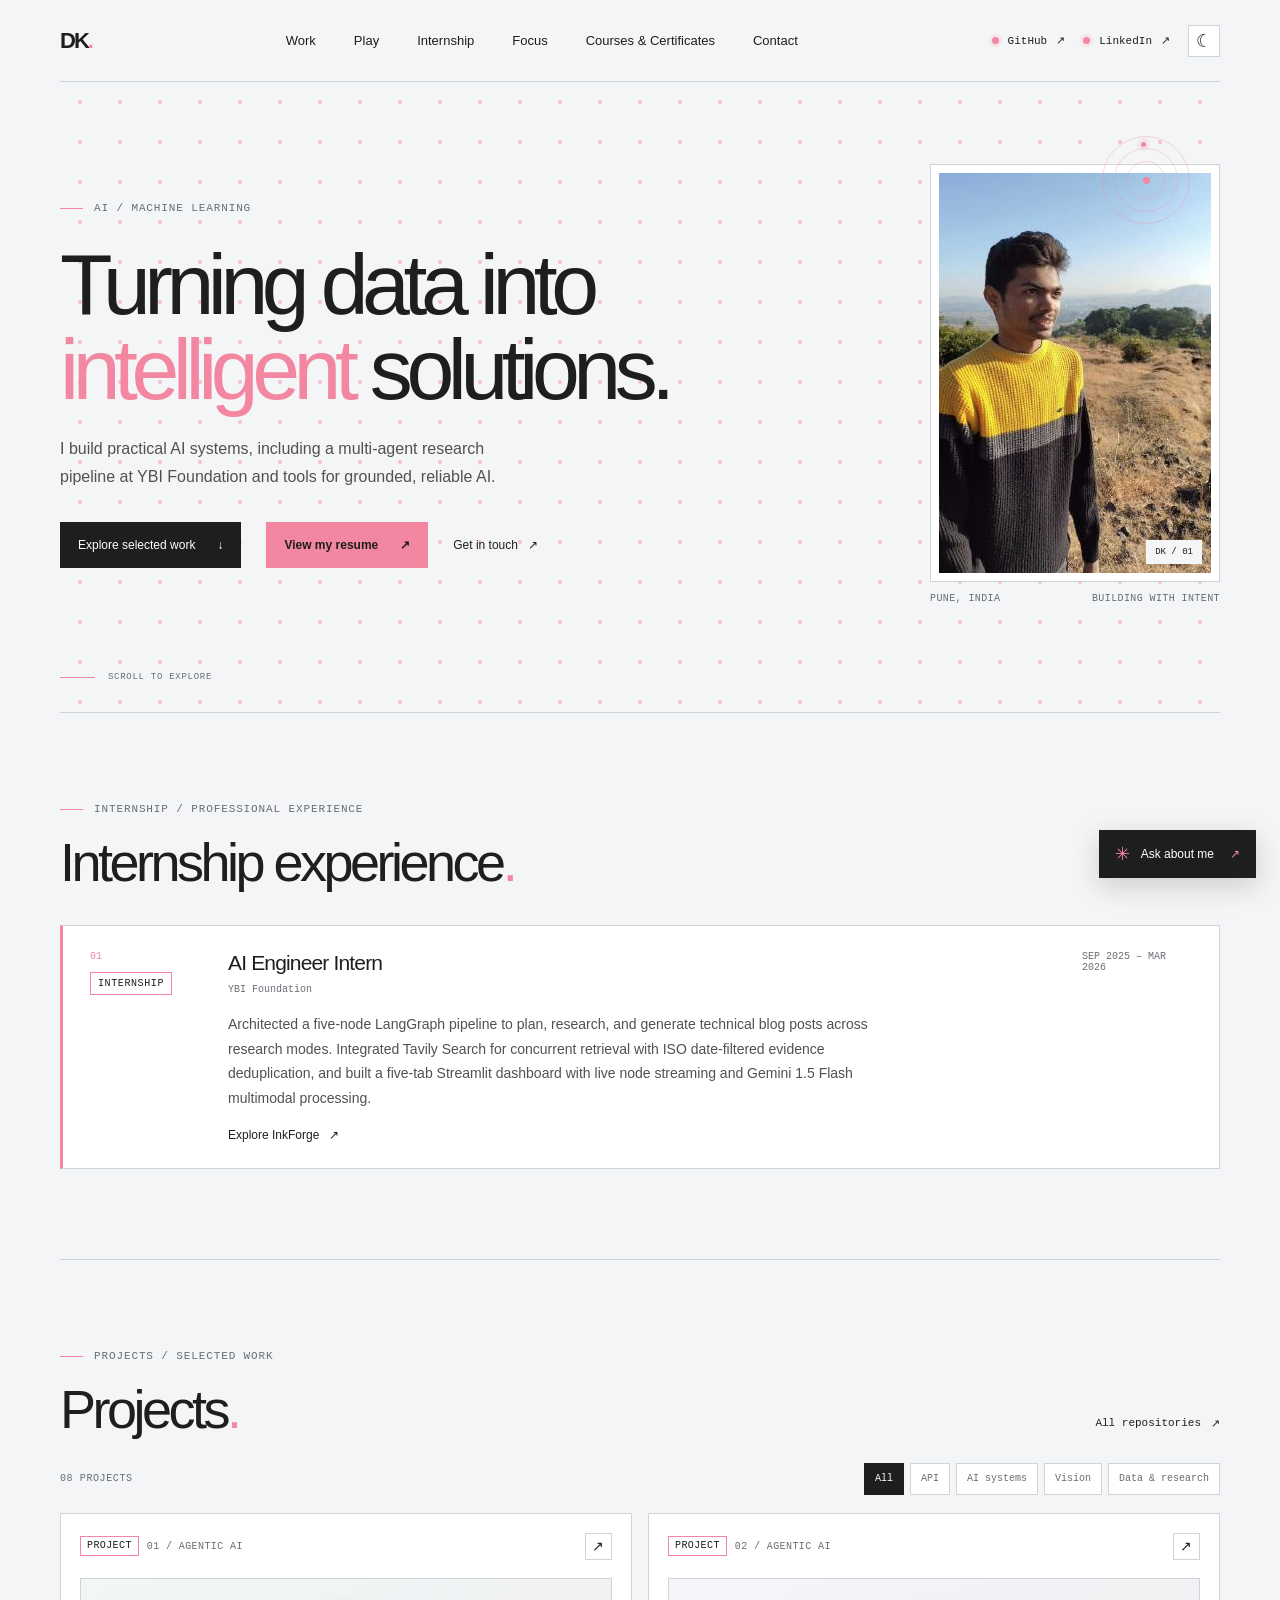
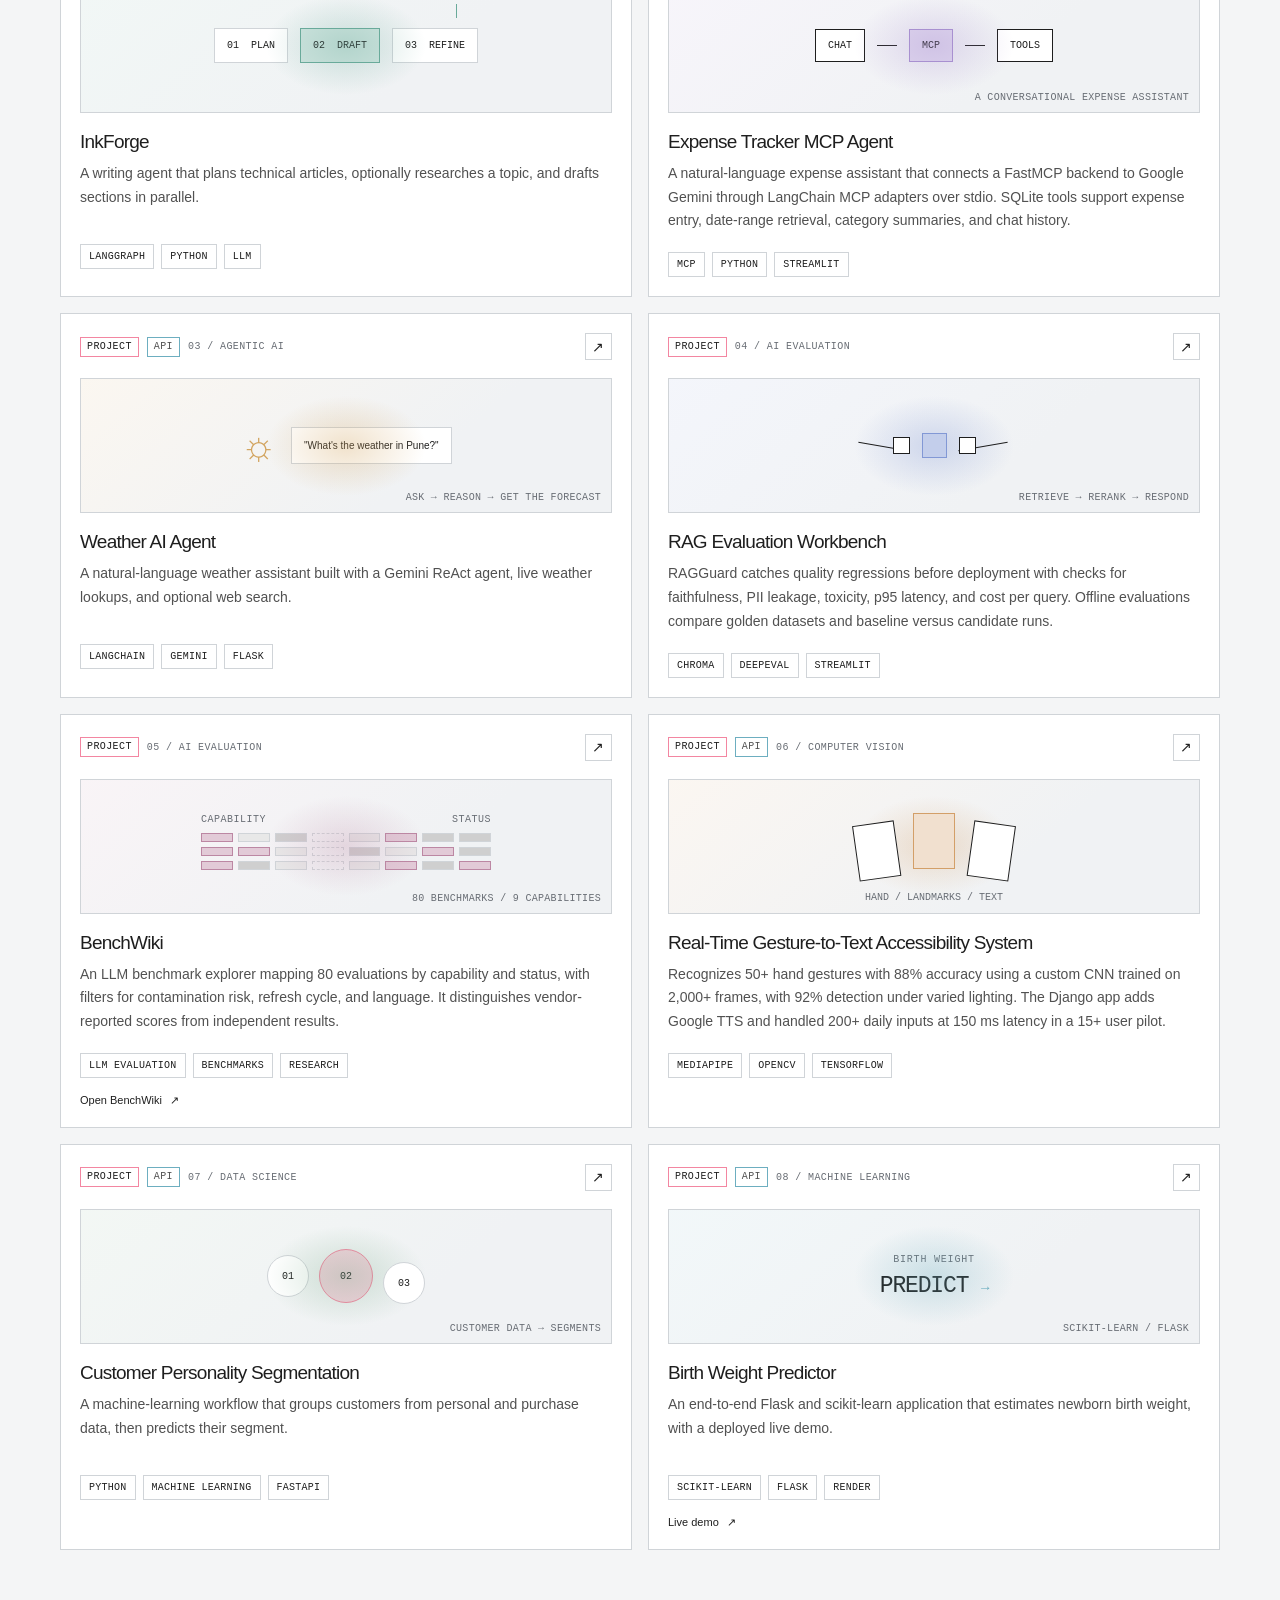
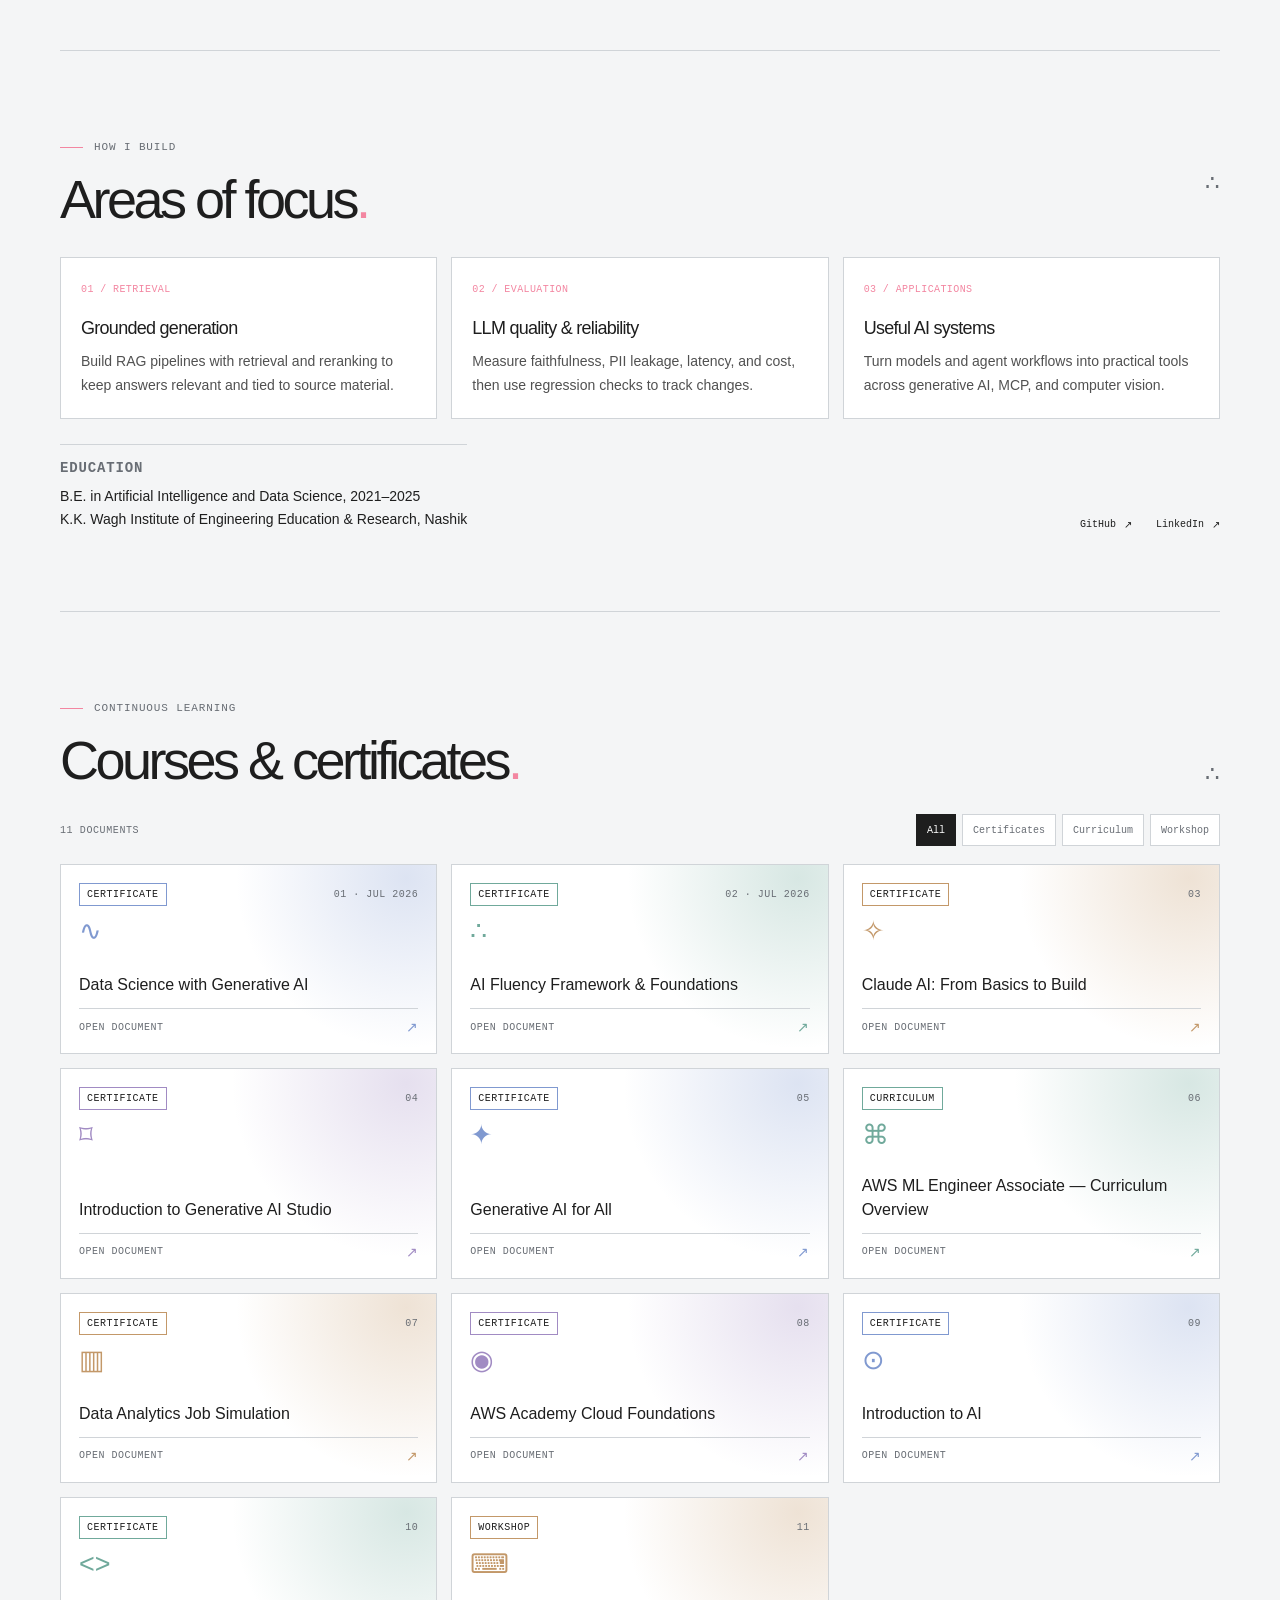
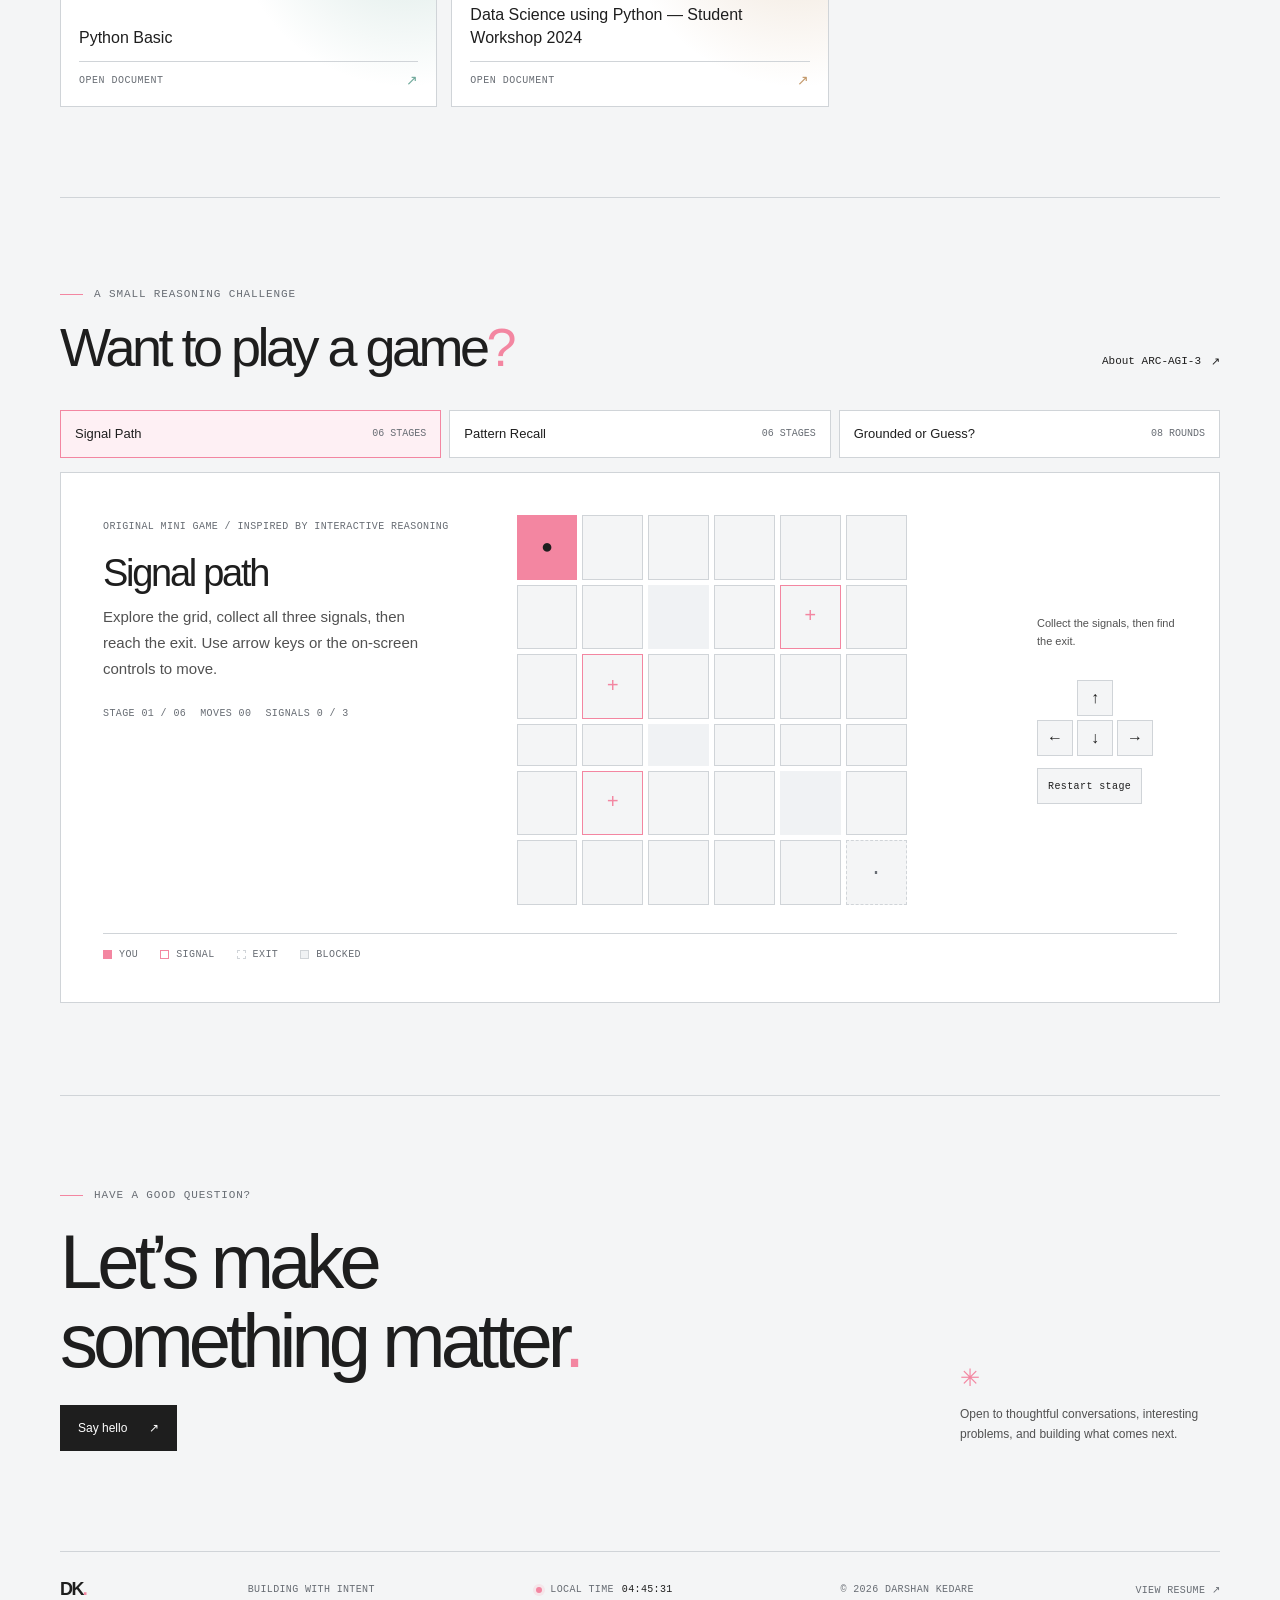
<file: index.html>
<!doctype html>
<html lang="en">
  <head>
    <meta charset="utf-8">
    <meta name="viewport" content="width=device-width, initial-scale=1">
    <meta name="theme-color" content="#f4f5f6">
    <meta name="referrer" content="strict-origin-when-cross-origin">
    <meta
      http-equiv="Content-Security-Policy"
      content="default-src 'self'; script-src 'self'; style-src 'self'; img-src 'self'; font-src 'self'; connect-src 'self' http://localhost:8001 http://127.0.0.1:8001; object-src 'none'; base-uri 'self'; form-action 'self'"
    >
    <meta
      name="description"
      content="Darshan Kedare builds practical AI applications across machine learning, generative AI, retrieval-augmented generation, and computer vision."
    >
    <title>Darshan Kedare — AI Engineer</title>
    <link rel="stylesheet" href="styles.css?v=20261029-games1">
    <script src="script.js?v=20261029-games1" defer></script>
    <script src="chatbot-config.js" defer></script>
    <script src="chatbot.js" defer></script>
  </head>
  <body>
    <header class="site-header">
      <a class="wordmark" href="#top" aria-label="Darshan Kedare, home">
        DK<span class="wordmark-period">.</span>
      </a>
      <nav class="primary-nav" aria-label="Main navigation">
        <a href="#work">Work</a>
        <a href="#play">Play</a>
        <a href="#experience">Internship</a>
        <a href="#focus">Focus</a>
        <a href="#courses">Courses &amp; Certificates</a>
        <a href="#contact">Contact</a>
      </nav>
      <div class="header-socials" aria-label="Social profiles">
        <a class="header-link" href="https://github.com/DarshK18" target="_blank" rel="noreferrer">
          <span class="status-dot" aria-hidden="true"></span>
          GitHub
          <span aria-hidden="true">↗</span>
        </a>
        <a class="header-link" href="https://www.linkedin.com/in/darshan-kedare-465964253/" target="_blank" rel="noreferrer">
          <span class="status-dot" aria-hidden="true"></span>
          LinkedIn
          <span aria-hidden="true">↗</span>
        </a>
        <button class="theme-toggle" id="theme-toggle" type="button" aria-label="Switch to dark mode" title="Switch to dark mode">
          <span id="theme-icon" aria-hidden="true">☾</span>
        </button>
      </div>
    </header>

    <main id="top">
      <section class="hero section-shell" aria-labelledby="hero-title">
        <span class="hero-orbit" aria-hidden="true">
          <span class="orbit-core"></span>
          <span class="orbit-satellite"></span>
        </span>
        <div class="hero-copy">
          <p class="eyebrow"><span class="eyebrow-rule"></span> AI / MACHINE LEARNING</p>
          <h1 id="hero-title">Turning data into <span>intelligent</span> solutions.</h1>
          <p class="hero-description">I build practical AI systems, including a multi-agent research pipeline at YBI Foundation and tools for grounded, reliable AI.</p>
          <div class="hero-actions">
            <a class="button button-primary" href="#work">Explore selected work <span aria-hidden="true">↓</span></a>
            <a class="button button-resume" href="resume/">View my resume <span aria-hidden="true">↗</span></a>
            <a class="text-link" href="mailto:darshankeadre1815@gmail.com">Get in touch <span aria-hidden="true">↗</span></a>
          </div>
        </div>
        <div class="hero-portrait-wrap">
          <div class="portrait-frame">
            <img
              class="portrait"
              src="Profile/113816565.jpg"
              alt="Darshan Kedare outdoors"
              width="400"
              height="400"
            >
            <span class="portrait-index">DK / 01</span>
          </div>
          <div class="portrait-caption">
            <span>PUNE, INDIA</span>
            <span>BUILDING WITH INTENT</span>
          </div>
        </div>
        <a class="scroll-cue" href="#work" aria-label="Scroll to selected work">
          <span class="scroll-cue-line"></span>
          SCROLL TO EXPLORE
        </a>
      </section>

      <section class="experience-section section-shell" id="experience" aria-labelledby="experience-title">
        <div class="section-heading">
          <div>
            <p class="eyebrow"><span class="eyebrow-rule"></span> INTERNSHIP / PROFESSIONAL EXPERIENCE</p>
            <h2 id="experience-title">Internship experience<span class="accent-period">.</span></h2>
          </div>
        </div>
        <article class="experience-card">
          <div class="experience-meta">
            <span class="experience-number">01</span>
            <span class="experience-kind">INTERNSHIP</span>
          </div>
          <div class="experience-details">
            <h3>AI Engineer Intern</h3>
            <p class="experience-company">YBI Foundation</p>
            <p>Architected a five-node LangGraph pipeline to plan, research, and generate technical blog posts across research modes. Integrated Tavily Search for concurrent retrieval with ISO date-filtered evidence deduplication, and built a five-tab Streamlit dashboard with live node streaming and Gemini 1.5 Flash multimodal processing.</p>
            <a class="text-link" href="https://github.com/DarshK18/InkForge" target="_blank" rel="noreferrer">Explore InkForge <span aria-hidden="true">↗</span>
            </a>
          </div>
          <span class="experience-period">SEP 2025 – MAR 2026</span>
        </article>
      </section>

      <section class="work-section section-shell" id="work" aria-labelledby="work-title">
        <div class="section-heading">
          <div>
            <p class="eyebrow"><span class="eyebrow-rule"></span> PROJECTS / SELECTED WORK</p>
            <h2 id="work-title">Projects<span class="accent-period">.</span></h2>
          </div>
          <a class="text-link section-link" href="https://github.com/DarshK18?tab=repositories" target="_blank" rel="noreferrer">
            All repositories <span aria-hidden="true">↗</span>
          </a>
        </div>
        <div class="project-toolbar">
          <p><span id="project-count">08</span> PROJECTS</p>
          <div class="project-filters" role="group" aria-label="Filter projects">
            <button type="button" data-filter="all" aria-pressed="true">All</button>
            <button type="button" data-filter="api" aria-pressed="false">API</button>
            <button type="button" data-filter="ai" aria-pressed="false">AI systems</button>
            <button type="button" data-filter="vision" aria-pressed="false">Vision</button>
            <button type="button" data-filter="data" aria-pressed="false">Data &amp; research</button>
          </div>
        </div>
        <div class="project-grid">
          <article class="project-card" data-categories="ai">
            <div class="project-topline">
              <div class="project-identifiers"><span class="card-type">PROJECT</span><span class="project-number">01 / AGENTIC AI</span></div>
              <a class="project-open" href="https://github.com/DarshK18/InkForge" target="_blank" rel="noreferrer" aria-label="Open InkForge on GitHub">↗</a>
            </div>
            <div class="project-visual visual-ink" aria-hidden="true">
              <span class="ink-step">01&nbsp; PLAN</span>
              <span class="ink-step">02&nbsp; DRAFT</span>
              <span class="ink-step">03&nbsp; REFINE</span>
              <span class="ink-cursor"></span>
            </div>
            <h3>InkForge</h3>
            <p>A writing agent that plans technical articles, optionally researches a topic, and drafts sections in parallel.</p>
            <div class="tag-list" aria-label="Technologies">
              <span>LANGGRAPH</span><span>PYTHON</span><span>LLM</span>
            </div>
          </article>

          <article class="project-card" data-categories="ai">
            <div class="project-topline">
              <div class="project-identifiers"><span class="card-type">PROJECT</span><span class="project-number">02 / AGENTIC AI</span></div>
              <a class="project-open" href="https://github.com/DarshK18/Manim-and-Expense-Tracker-Mcp" target="_blank" rel="noreferrer" aria-label="Open MCP Expense Chatbot on GitHub">↗</a>
            </div>
            <div class="project-visual visual-mcp" aria-hidden="true">
              <span class="mcp-pill">CHAT</span>
              <span class="mcp-connector"></span>
              <span class="mcp-pill mcp-pill-accent">MCP</span>
              <span class="mcp-connector"></span>
              <span class="mcp-pill">TOOLS</span>
              <span class="visual-label">A CONVERSATIONAL EXPENSE ASSISTANT</span>
            </div>
            <h3>Expense Tracker MCP Agent</h3><p>A natural-language expense assistant that connects a FastMCP backend to Google Gemini through LangChain MCP adapters over stdio. SQLite tools support expense entry, date-range retrieval, category summaries, and chat history.</p>
            <div class="tag-list" aria-label="Technologies">
              <span>MCP</span><span>PYTHON</span><span>STREAMLIT</span>
            </div>
          </article>

          <article class="project-card" data-categories="ai api">
            <div class="project-topline">
              <div class="project-identifiers"><span class="card-type">PROJECT</span><span class="card-type card-type-api">API</span><span class="project-number">03 / AGENTIC AI</span></div>
              <a class="project-open" href="https://github.com/DarshK18/Weather-Ai" target="_blank" rel="noreferrer" aria-label="Open Weather AI Agent on GitHub">↗</a>
            </div>
            <div class="project-visual visual-weather" aria-hidden="true">
              <span class="weather-symbol">☼</span>
              <span class="weather-query">"What's the weather in Pune?"</span>
              <span class="visual-label">ASK → REASON → GET THE FORECAST</span>
            </div>
            <h3>Weather AI Agent</h3>
            <p>A natural-language weather assistant built with a Gemini ReAct agent, live weather lookups, and optional web search.</p>
            <div class="tag-list" aria-label="Technologies">
              <span>LANGCHAIN</span><span>GEMINI</span><span>FLASK</span>
            </div>
          </article>

          <article class="project-card" data-categories="ai data">
            <div class="project-topline">
              <div class="project-identifiers"><span class="card-type">PROJECT</span><span class="project-number">04 / AI EVALUATION</span></div>
              <a class="project-open" href="https://github.com/DarshK18/Ragguard-deepeval-workbench" target="_blank" rel="noreferrer" aria-label="Open RAG Evaluation Workbench on GitHub">↗</a>
            </div>
            <div class="project-visual visual-rag" aria-hidden="true">
              <div class="trace-node trace-node-a"></div>
              <div class="trace-node trace-node-b"></div>
              <div class="trace-node trace-node-c"></div>
              <div class="trace-line trace-line-a"></div>
              <div class="trace-line trace-line-b"></div>
              <span class="visual-label">RETRIEVE → RERANK → RESPOND</span>
            </div>
            <h3>RAG Evaluation Workbench</h3><p>RAGGuard catches quality regressions before deployment with checks for faithfulness, PII leakage, toxicity, p95 latency, and cost per query. Offline evaluations compare golden datasets and baseline versus candidate runs.</p>
            <div class="tag-list" aria-label="Technologies">
              <span>CHROMA</span><span>DEEPEVAL</span><span>STREAMLIT</span>
            </div>
          </article>

          <article class="project-card" data-categories="data">
            <div class="project-topline">
              <div class="project-identifiers"><span class="card-type">PROJECT</span><span class="project-number">05 / AI EVALUATION</span></div>
              <a class="project-open" href="https://benchwiki.vercel.app/" target="_blank" rel="noreferrer" aria-label="Open BenchWiki">↗</a>
            </div>
            <div class="project-visual visual-benchwiki" aria-hidden="true">
              <div class="benchwiki-header"><span>CAPABILITY</span><span>STATUS</span></div>
              <div class="benchwiki-matrix">
                <i class="benchwiki-cell bench-active"></i><i class="benchwiki-cell bench-aging"></i><i class="benchwiki-cell bench-saturated"></i><i class="benchwiki-cell bench-deprecated"></i>
                <i class="benchwiki-cell bench-aging"></i><i class="benchwiki-cell bench-active"></i><i class="benchwiki-cell bench-saturated"></i><i class="benchwiki-cell bench-saturated"></i>
                <i class="benchwiki-cell bench-active"></i><i class="benchwiki-cell bench-active"></i><i class="benchwiki-cell bench-aging"></i><i class="benchwiki-cell bench-deprecated"></i>
                <i class="benchwiki-cell bench-saturated"></i><i class="benchwiki-cell bench-aging"></i><i class="benchwiki-cell bench-active"></i><i class="benchwiki-cell bench-saturated"></i>
                <i class="benchwiki-cell bench-active"></i><i class="benchwiki-cell bench-saturated"></i><i class="benchwiki-cell bench-aging"></i><i class="benchwiki-cell bench-deprecated"></i>
                <i class="benchwiki-cell bench-aging"></i><i class="benchwiki-cell bench-active"></i><i class="benchwiki-cell bench-saturated"></i><i class="benchwiki-cell bench-active"></i>
              </div>
              <span class="visual-label">80 BENCHMARKS / 9 CAPABILITIES</span>
            </div>
            <h3>BenchWiki</h3>
            <p>An LLM benchmark explorer mapping 80 evaluations by capability and status, with filters for contamination risk, refresh cycle, and language. It distinguishes vendor-reported scores from independent results.</p>
            <div class="tag-list" aria-label="Topics">
              <span>LLM EVALUATION</span><span>BENCHMARKS</span><span>RESEARCH</span>
            </div>
            <a class="project-demo" href="https://benchwiki.vercel.app/" target="_blank" rel="noreferrer">Open BenchWiki <span aria-hidden="true">↗</span></a>
          </article>

          <article class="project-card" data-categories="vision api">
            <div class="project-topline">
              <div class="project-identifiers"><span class="card-type">PROJECT</span><span class="card-type card-type-api">API</span><span class="project-number">06 / COMPUTER VISION</span></div>
              <a class="project-open" href="https://github.com/DarshK18/Sign-Language-Recognition-Translation-Web-App" target="_blank" rel="noreferrer" aria-label="Open Sign Language Recognition and Translation on GitHub">↗</a>
            </div>
            <div class="project-visual visual-sign" aria-hidden="true">
              <span class="sign-frame sign-frame-a"></span>
              <span class="sign-frame sign-frame-b"></span>
              <span class="sign-frame sign-frame-c"></span>
              <span class="sign-readout">HAND / LANDMARKS / TEXT</span>
            </div>
            <h3>Real-Time Gesture-to-Text Accessibility System</h3><p>Recognizes 50+ hand gestures with 88% accuracy using a custom CNN trained on 2,000+ frames, with 92% detection under varied lighting. The Django app adds Google TTS and handled 200+ daily inputs at 150 ms latency in a 15+ user pilot.</p>
            <div class="tag-list" aria-label="Technologies">
              <span>MEDIAPIPE</span><span>OPENCV</span><span>TENSORFLOW</span>
            </div>
          </article>

          <article class="project-card" data-categories="data api">
            <div class="project-topline">
              <div class="project-identifiers"><span class="card-type">PROJECT</span><span class="card-type card-type-api">API</span><span class="project-number">07 / DATA SCIENCE</span></div>
              <a class="project-open" href="https://github.com/DarshK18/DarshK18-Customer-Categorizer" target="_blank" rel="noreferrer" aria-label="Open Customer Personality Segmentation on GitHub">↗</a>
            </div>
            <div class="project-visual visual-segmentation" aria-hidden="true">
              <span class="segment segment-a">01</span>
              <span class="segment segment-b">02</span>
              <span class="segment segment-c">03</span>
              <span class="visual-label">CUSTOMER DATA → SEGMENTS</span>
            </div>
            <h3>Customer Personality Segmentation</h3>
            <p>A machine-learning workflow that groups customers from personal and purchase data, then predicts their segment.</p>
            <div class="tag-list" aria-label="Technologies">
              <span>PYTHON</span><span>MACHINE LEARNING</span><span>FASTAPI</span>
            </div>
          </article>

          <article class="project-card" data-categories="api">
            <div class="project-topline">
              <div class="project-identifiers"><span class="card-type">PROJECT</span><span class="card-type card-type-api">API</span><span class="project-number">08 / MACHINE LEARNING</span></div>
              <a class="project-open" href="https://github.com/DarshK18/Birth-Weight-Predictor" target="_blank" rel="noreferrer" aria-label="Open Birth Weight Predictor on GitHub">↗</a>
            </div>
            <div class="project-visual visual-birth" aria-hidden="true">
              <span class="metric-label">BIRTH WEIGHT</span>
              <span class="metric-value">PREDICT <small>→</small></span>
              <span class="visual-label">SCIKIT-LEARN / FLASK</span>
            </div>
            <h3>Birth Weight Predictor</h3>
            <p>An end-to-end Flask and scikit-learn application that estimates newborn birth weight, with a deployed live demo.</p>
            <div class="tag-list" aria-label="Technologies">
              <span>SCIKIT-LEARN</span><span>FLASK</span><span>RENDER</span>
            </div>
            <a class="project-demo" href="https://birth-weight-predictor-dt90.onrender.com" target="_blank" rel="noreferrer">Live demo <span aria-hidden="true">↗</span></a>
          </article>
        </div>
      </section>

      <section class="focus-section section-shell" id="focus" aria-labelledby="focus-title">
        <div class="section-heading">
          <div>
            <p class="eyebrow"><span class="eyebrow-rule"></span> HOW I BUILD</p>
            <h2 id="focus-title">Areas of focus<span class="accent-period">.</span></h2>
          </div>
          <span class="section-glyph" aria-hidden="true">
            <span>∴</span>
          </span>
        </div>
        <div class="focus-grid">
          <article class="focus-card">
            <span class="focus-number">01 / RETRIEVAL</span>
            <h3>Grounded generation</h3>
            <p>Build RAG pipelines with retrieval and reranking to keep answers relevant and tied to source material.</p>
          </article>
          <article class="focus-card">
            <span class="focus-number">02 / EVALUATION</span>
            <h3>LLM quality &amp; reliability</h3>
            <p>Measure faithfulness, PII leakage, latency, and cost, then use regression checks to track changes.</p>
          </article>
          <article class="focus-card">
            <span class="focus-number">03 / APPLICATIONS</span>
            <h3>Useful AI systems</h3>
            <p>Turn models and agent workflows into practical tools across generative AI, MCP, and computer vision.</p>
          </article>
        </div>
        <div class="focus-footer">
          <div class="education-detail">
            <span>EDUCATION</span>
            <p>B.E. in Artificial Intelligence and Data Science, 2021–2025<br>K.K. Wagh Institute of Engineering Education &amp; Research, Nashik</p>
          </div>
          <div class="social-links">
            <a href="https://github.com/DarshK18" target="_blank" rel="noreferrer">GitHub <span aria-hidden="true">↗</span></a>
            <a href="https://www.linkedin.com/in/darshan-kedare-465964253/" target="_blank" rel="noreferrer">LinkedIn <span aria-hidden="true">↗</span></a>
          </div>
        </div>
      </section>

      <section class="credentials-section section-shell" id="courses" aria-labelledby="courses-title">
        <div class="section-heading">
          <div>
            <p class="eyebrow"><span class="eyebrow-rule"></span> CONTINUOUS LEARNING</p>
            <h2 id="courses-title">Courses &amp; certificates<span class="accent-period">.</span></h2>
          </div>
          <span class="section-glyph" aria-hidden="true">
            <span>∴</span>
          </span>
        </div>
        <div class="credential-toolbar">
          <p><span id="credential-count">11</span> DOCUMENTS</p>
          <div class="credential-filters" role="group" aria-label="Filter credentials">
            <button type="button" data-credential-filter="all" aria-pressed="true">All</button>
            <button type="button" data-credential-filter="certificate" aria-pressed="false">Certificates</button>
            <button type="button" data-credential-filter="curriculum" aria-pressed="false">Curriculum</button>
            <button type="button" data-credential-filter="workshop" aria-pressed="false">Workshop</button>
          </div>
        </div>
        <div class="credential-list">
          <a class="credential-item" data-kind="certificate" href="certificate/Data%20Science%20with%20Gen%20Ai.pdf" target="_blank" rel="noreferrer">
            <span class="credential-top"><span class="credential-type">CERTIFICATE</span><span class="credential-number">01 · JUL 2026</span></span>
            <span class="credential-mark" aria-hidden="true">∿</span>
            <span class="credential-name">Data Science with Generative AI</span>
            <span class="credential-bottom"><span>OPEN DOCUMENT</span><span class="credential-arrow" aria-hidden="true">↗</span></span>
          </a>

          <a class="credential-item" data-kind="certificate" href="certificate/Certificate%20of%20Completion%20Al%20Fluency%20Framework%20%26%20Foundations.pdf" target="_blank" rel="noreferrer">
            <span class="credential-top"><span class="credential-type">CERTIFICATE</span><span class="credential-number">02 · JUL 2026</span></span>
            <span class="credential-mark" aria-hidden="true">∴</span>
            <span class="credential-name">AI Fluency Framework &amp; Foundations</span>
            <span class="credential-bottom"><span>OPEN DOCUMENT</span><span class="credential-arrow" aria-hidden="true">↗</span></span>
          </a>

          <a class="credential-item" data-kind="certificate" href="certificate/Claude%20AI%20From%20Basics%20to%20Build.pdf" target="_blank" rel="noreferrer">
            <span class="credential-top"><span class="credential-type">CERTIFICATE</span><span class="credential-number">03</span></span>
            <span class="credential-mark" aria-hidden="true">✧</span>
            <span class="credential-name">Claude AI: From Basics to Build</span>
            <span class="credential-bottom"><span>OPEN DOCUMENT</span><span class="credential-arrow" aria-hidden="true">↗</span></span>
          </a>

          <a class="credential-item" data-kind="certificate" href="certificate/Introduction%20to%20Generative%20AI%20Studio.pdf" target="_blank" rel="noreferrer">
            <span class="credential-top"><span class="credential-type">CERTIFICATE</span><span class="credential-number">04</span></span>
            <span class="credential-mark" aria-hidden="true">⌑</span>
            <span class="credential-name">Introduction to Generative AI Studio</span>
            <span class="credential-bottom"><span>OPEN DOCUMENT</span><span class="credential-arrow" aria-hidden="true">↗</span></span>
          </a>

          <a class="credential-item" data-kind="certificate" href="certificate/Generative%20AI%20for%20All.pdf" target="_blank" rel="noreferrer">
            <span class="credential-top"><span class="credential-type">CERTIFICATE</span><span class="credential-number">05</span></span>
            <span class="credential-mark" aria-hidden="true">✦</span>
            <span class="credential-name">Generative AI for All</span>
            <span class="credential-bottom"><span>OPEN DOCUMENT</span><span class="credential-arrow" aria-hidden="true">↗</span></span>
          </a>

          <a class="credential-item" data-kind="curriculum" href="certificate/AWS%20ML%20Engineer%20Associate%20CurriculumOverview.pdf" target="_blank" rel="noreferrer">
            <span class="credential-top"><span class="credential-type">CURRICULUM</span><span class="credential-number">06</span></span>
            <span class="credential-mark" aria-hidden="true">⌘</span>
            <span class="credential-name">AWS ML Engineer Associate — Curriculum Overview</span>
            <span class="credential-bottom"><span>OPEN DOCUMENT</span><span class="credential-arrow" aria-hidden="true">↗</span></span>
          </a>

          <a class="credential-item" data-kind="certificate" href="certificate/Data%20Analytics%20Job%20Simulation.pdf" target="_blank" rel="noreferrer">
            <span class="credential-top"><span class="credential-type">CERTIFICATE</span><span class="credential-number">07</span></span>
            <span class="credential-mark" aria-hidden="true">▥</span>
            <span class="credential-name">Data Analytics Job Simulation</span>
            <span class="credential-bottom"><span>OPEN DOCUMENT</span><span class="credential-arrow" aria-hidden="true">↗</span></span>
          </a>

          <a class="credential-item" data-kind="certificate" href="certificate/AWS_Academy_Graduate___AWS_Academy_Cloud_Foundations_Badge20240428-8-gqgijd.pdf" target="_blank" rel="noreferrer">
            <span class="credential-top"><span class="credential-type">CERTIFICATE</span><span class="credential-number">08</span></span>
            <span class="credential-mark" aria-hidden="true">◉</span>
            <span class="credential-name">AWS Academy Cloud Foundations</span>
            <span class="credential-bottom"><span>OPEN DOCUMENT</span><span class="credential-arrow" aria-hidden="true">↗</span></span>
          </a>

          <a class="credential-item" data-kind="certificate" href="certificate/simplelern%20intoduction%20to%20ai.pdf" target="_blank" rel="noreferrer">
            <span class="credential-top"><span class="credential-type">CERTIFICATE</span><span class="credential-number">09</span></span>
            <span class="credential-mark" aria-hidden="true">⊙</span>
            <span class="credential-name">Introduction to AI</span>
            <span class="credential-bottom"><span>OPEN DOCUMENT</span><span class="credential-arrow" aria-hidden="true">↗</span></span>
          </a>

          <a class="credential-item" data-kind="certificate" href="certificate/python_basic%20certificate.pdf" target="_blank" rel="noreferrer">
            <span class="credential-top"><span class="credential-type">CERTIFICATE</span><span class="credential-number">10</span></span>
            <span class="credential-mark" aria-hidden="true">&lt;&gt;</span>
            <span class="credential-name">Python Basic</span>
            <span class="credential-bottom"><span>OPEN DOCUMENT</span><span class="credential-arrow" aria-hidden="true">↗</span></span>
          </a>

          <a class="credential-item" data-kind="workshop" href="certificate/International%20Student%20Workshop%202024%20on%20Data%20Science%20using%20Python%20by%20Brainovision.pdf" target="_blank" rel="noreferrer">
            <span class="credential-top"><span class="credential-type">WORKSHOP</span><span class="credential-number">11</span></span>
            <span class="credential-mark" aria-hidden="true">⌨</span>
            <span class="credential-name">Data Science using Python — Student Workshop 2024</span>
            <span class="credential-bottom"><span>OPEN DOCUMENT</span><span class="credential-arrow" aria-hidden="true">↗</span></span>
          </a>
        </div>
      </section>

      <section class="play-section section-shell" id="play" aria-labelledby="play-title">
        <div class="section-heading">
          <div>
            <p class="eyebrow"><span class="eyebrow-rule"></span> A SMALL REASONING CHALLENGE</p>
            <h2 id="play-title">Want to play a game<span class="accent-period">?</span></h2>
          </div>
          <a class="text-link section-link" href="https://arcprize.org/arc-agi/3" target="_blank" rel="noreferrer">
            About ARC-AGI-3 <span aria-hidden="true">↗</span>
          </a>
        </div>
        <div class="game-mode-selector" role="group" aria-label="Choose a mini game">
          <button type="button" class="game-mode-button" data-game-mode="signal" aria-pressed="true">Signal Path <span>06 STAGES</span></button>
          <button type="button" class="game-mode-button" data-game-mode="pattern" aria-pressed="false">Pattern Recall <span>06 STAGES</span></button>
          <button type="button" class="game-mode-button" data-game-mode="evidence" aria-pressed="false">Grounded or Guess? <span>08 ROUNDS</span></button>
        </div>
        <div class="game-mode-panel" data-game-panel="signal">
        <div class="signal-game" id="signal-game">
          <div class="game-intro">
            <span class="game-kicker">ORIGINAL MINI GAME / INSPIRED BY INTERACTIVE REASONING</span>
            <h3>Signal path</h3>
            <p>Explore the grid, collect all three signals, then reach the exit. Use arrow keys or the on-screen controls to move.</p>
            <div class="game-stats" aria-label="Game progress">
              <span id="game-level">STAGE 01 / 06</span>
              <span id="game-moves">MOVES 00</span>
              <span id="game-signals">SIGNALS 0 / 3</span>
            </div>
          </div>
          <div class="game-play-area">
            <div class="game-board" id="game-board" role="grid" tabindex="0" aria-label="Signal Path game grid. Use arrow keys to move."></div>
            <div class="game-tools">
              <p class="game-status" id="game-status" role="status" aria-live="polite">Collect the signals, then find the exit.</p>
              <div class="game-actions">
                <div class="game-pad" aria-label="Movement controls">
                  <button type="button" data-move="up" aria-label="Move up">↑</button>
                  <button type="button" data-move="left" aria-label="Move left">←</button>
                  <button type="button" data-move="down" aria-label="Move down">↓</button>
                  <button type="button" data-move="right" aria-label="Move right">→</button>
                </div>
                <button type="button" class="game-reset" id="game-reset">Restart stage</button>
                <button type="button" class="game-reset game-next" id="game-next" hidden>Next stage <span aria-hidden="true">→</span></button>
              </div>
            </div>
          </div>
          <div class="game-legend" aria-label="Grid legend">
            <span><i class="legend-player"></i> YOU</span>
            <span><i class="legend-signal"></i> SIGNAL</span>
            <span><i class="legend-exit"></i> EXIT</span>
            <span><i class="legend-wall"></i> BLOCKED</span>
          </div>
        </div>
        </div>

        <div class="game-mode-panel" data-game-panel="pattern" hidden>
          <div class="signal-game pattern-game">
            <div class="game-intro">
              <span class="game-kicker">MEMORY / SEQUENCE REASONING</span>
              <h3>Pattern Recall</h3>
              <p>Watch the sequence light up, then repeat it in the same order. Each stage adds another signal.</p>
              <div class="game-stats"><span id="pattern-level">STAGE 01 / 06</span><span id="pattern-message" role="status" aria-live="polite">Ready when you are.</span></div>
            </div>
            <div class="pattern-area">
              <div class="pattern-board" id="pattern-board" aria-label="Pattern buttons">
                <button type="button" class="pattern-key pattern-key-a" data-pattern-tone="0" aria-label="Signal rose"></button>
                <button type="button" class="pattern-key pattern-key-b" data-pattern-tone="1" aria-label="Signal blue"></button>
                <button type="button" class="pattern-key pattern-key-c" data-pattern-tone="2" aria-label="Signal mint"></button>
                <button type="button" class="pattern-key pattern-key-d" data-pattern-tone="3" aria-label="Signal amber"></button>
              </div>
              <div class="pattern-controls">
                <span class="game-kicker" id="pattern-progress">REPEAT THE SIGNALS</span>
                <button type="button" class="game-reset" id="pattern-start">Show pattern</button>
                <button type="button" class="game-reset game-next" id="pattern-next" hidden>Next stage <span aria-hidden="true">→</span></button>
              </div>
            </div>
          </div>
        </div>

        <div class="game-mode-panel" data-game-panel="evidence" hidden>
          <div class="signal-game evidence-game">
            <div class="game-intro">
              <span class="game-kicker">EVIDENCE / HALLUCINATION CHECK</span>
              <h3>Grounded or Guess?</h3>
              <p>Compare each claim with the portfolio evidence. Choose whether the claim is supported before moving to the next round.</p>
              <div class="game-stats"><span id="evidence-level">ROUND 01 / 08</span><span id="evidence-score">SCORE 00</span></div>
            </div>
            <div class="evidence-area">
              <div class="evidence-fact"><span class="game-kicker">PORTFOLIO EVIDENCE</span><p id="evidence-fact">InkForge is a LangGraph pipeline for planning, researching, and drafting technical articles.</p></div>
              <blockquote class="evidence-claim" id="evidence-claim">InkForge uses LangGraph to plan, research, and draft technical articles.</blockquote>
              <p class="evidence-message" id="evidence-message" role="status" aria-live="polite">Does the evidence support this claim?</p>
              <div class="evidence-controls">
                <button type="button" class="game-reset" data-evidence-choice="supported">Supported</button>
                <button type="button" class="game-reset" data-evidence-choice="unsupported">Not supported</button>
                <button type="button" class="game-reset game-next" id="evidence-next" hidden>Next round <span aria-hidden="true">→</span></button>
              </div>
            </div>
          </div>
        </div>
      </section>

      <section class="contact-section section-shell" id="contact" aria-labelledby="contact-title">
        <div class="contact-copy">
          <p class="eyebrow"><span class="eyebrow-rule"></span> HAVE A GOOD QUESTION?</p>
          <h2 id="contact-title">Let’s make<br>something matter<span class="accent-period">.</span></h2>
          <a class="button button-primary" href="mailto:darshankeadre1815@gmail.com">Say hello <span aria-hidden="true">↗</span></a>
        </div>
        <div class="contact-aside">
          <span class="contact-aside-mark" aria-hidden="true">✳</span>
          <p>Open to thoughtful conversations, interesting problems, and building what comes next.</p>
        </div>
      </section>
    </main>

    <footer class="site-footer section-shell">
      <a class="wordmark footer-wordmark" href="#top" aria-label="Back to top">DK<span class="wordmark-period">.</span></a>
      <p class="footer-note">BUILDING WITH INTENT</p>
      <div class="footer-status">
        <span class="status-dot" aria-hidden="true"></span>
        <span>LOCAL TIME</span>
        <time id="live-clock" class="live-clock" aria-label="Current local time">--:--:--</time>
      </div>
      <span class="footer-copyright">© <span id="current-year"></span> DARSHAN KEDARE</span>
      <a class="footer-copyright footer-resume" href="resume/">VIEW RESUME <span aria-hidden="true">↗</span></a>
    </footer>

    <aside class="chat-widget" id="chat-widget" aria-label="Portfolio assistant">
      <section class="chat-panel" id="chat-panel" role="dialog" aria-modal="false" aria-labelledby="chat-title" hidden>
        <header class="chat-panel-header">
          <div class="chat-identity">
            <span class="chat-avatar" aria-hidden="true">DK</span>
            <div><h2 id="chat-title">Ask about Darshan</h2><span class="chat-presence"><i></i> PORTFOLIO ASSISTANT</span></div>
          </div>
          <button class="chat-close" id="chat-close" type="button" aria-label="Close chat">×</button>
        </header>
        <div class="chat-messages" id="chat-messages" aria-live="polite" aria-relevant="additions text">
          <div class="chat-message chat-message-assistant">
            <p>Hi! Ask me about Darshan’s projects, internship, skills, or education.</p>
          </div>
        </div>
        <div class="chat-suggestions" id="chat-suggestions" aria-label="Suggested questions">
          <button type="button">What projects has Darshan built?</button>
          <button type="button">Tell me about his internship</button>
          <button type="button">What tools does he use?</button>
        </div>
        <form class="chat-form" id="chat-form">
          <label class="visually-hidden" for="chat-input">Ask a question about Darshan</label>
          <textarea id="chat-input" name="question" rows="2" maxlength="500" placeholder="Ask a question…" required></textarea>
          <button id="chat-send" type="submit" aria-label="Send question"><span aria-hidden="true">↑</span></button>
        </form>
        <p class="chat-footnote">ANSWERS GROUNDED IN PORTFOLIO FACTS</p>
      </section>
      <button class="chat-launcher" id="chat-launcher" type="button" aria-expanded="false" aria-controls="chat-panel">
        <span class="chat-launcher-icon" aria-hidden="true">✳</span><span>Ask about me</span><span class="chat-launcher-arrow" aria-hidden="true">↗</span>
      </button>
    </aside>
  </body>
</html>
</file>
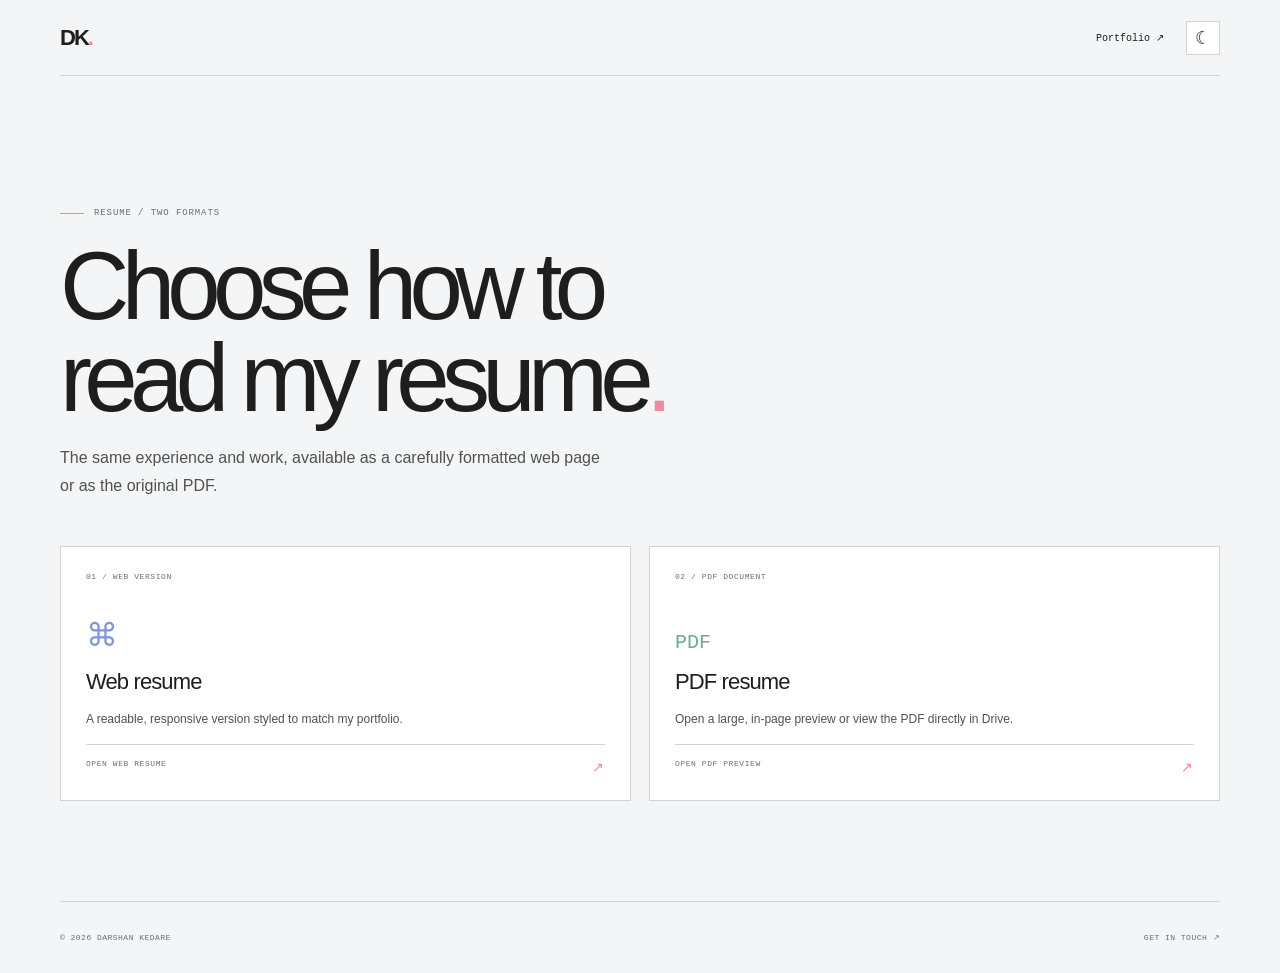
<file: resume/index.html>
<!doctype html>
<html lang="en">
<head>
  <meta charset="utf-8">
  <meta name="viewport" content="width=device-width, initial-scale=1">
  <meta name="theme-color" content="#f4f5f6">
  <meta name="description" content="View Darshan Kedare's resume as a web page or PDF.">
  <title>Resume — Darshan Kedare</title>
  <link rel="stylesheet" href="resume.css">
  <script src="../script.js" defer></script>
</head>
<body>
  <header class="resume-header">
    <a class="resume-brand" href="../index.html">DK<span>.</span></a>
    <div class="resume-header-actions">
      <a href="../index.html">Portfolio <span aria-hidden="true">↗</span></a>
      <button class="theme-toggle" id="theme-toggle" type="button" aria-label="Switch to dark mode" title="Switch to dark mode"><span id="theme-icon" aria-hidden="true">☾</span></button>
    </div>
  </header>
  <main class="resume-hub">
    <p class="resume-eyebrow"><span></span> RESUME / TWO FORMATS</p>
    <h1>Choose how to<br>read my resume<span>.</span></h1>
    <p class="resume-lead">The same experience and work, available as a carefully formatted web page or as the original PDF.</p>
    <div class="resume-options">
      <a class="resume-option" href="web.html">
        <span class="option-index">01 / WEB VERSION</span>
        <span class="option-mark" aria-hidden="true">⌘</span>
        <strong>Web resume</strong>
        <span class="option-copy">A readable, responsive version styled to match my portfolio.</span>
        <span class="option-link">OPEN WEB RESUME <b aria-hidden="true">↗</b></span>
      </a>
      <a class="resume-option" href="pdf.html">
        <span class="option-index">02 / PDF DOCUMENT</span>
        <span class="option-mark option-mark-pdf" aria-hidden="true">PDF</span>
        <strong>PDF resume</strong>
        <span class="option-copy">Open a large, in-page preview or view the PDF directly in Drive.</span>
        <span class="option-link">OPEN PDF PREVIEW <b aria-hidden="true">↗</b></span>
      </a>
    </div>
  </main>
  <footer class="resume-footer"><span>© <span id="current-year"></span> DARSHAN KEDARE</span><a href="mailto:darshankedare1815@gmail.com">GET IN TOUCH ↗</a></footer>
</body>
</html>
</file>
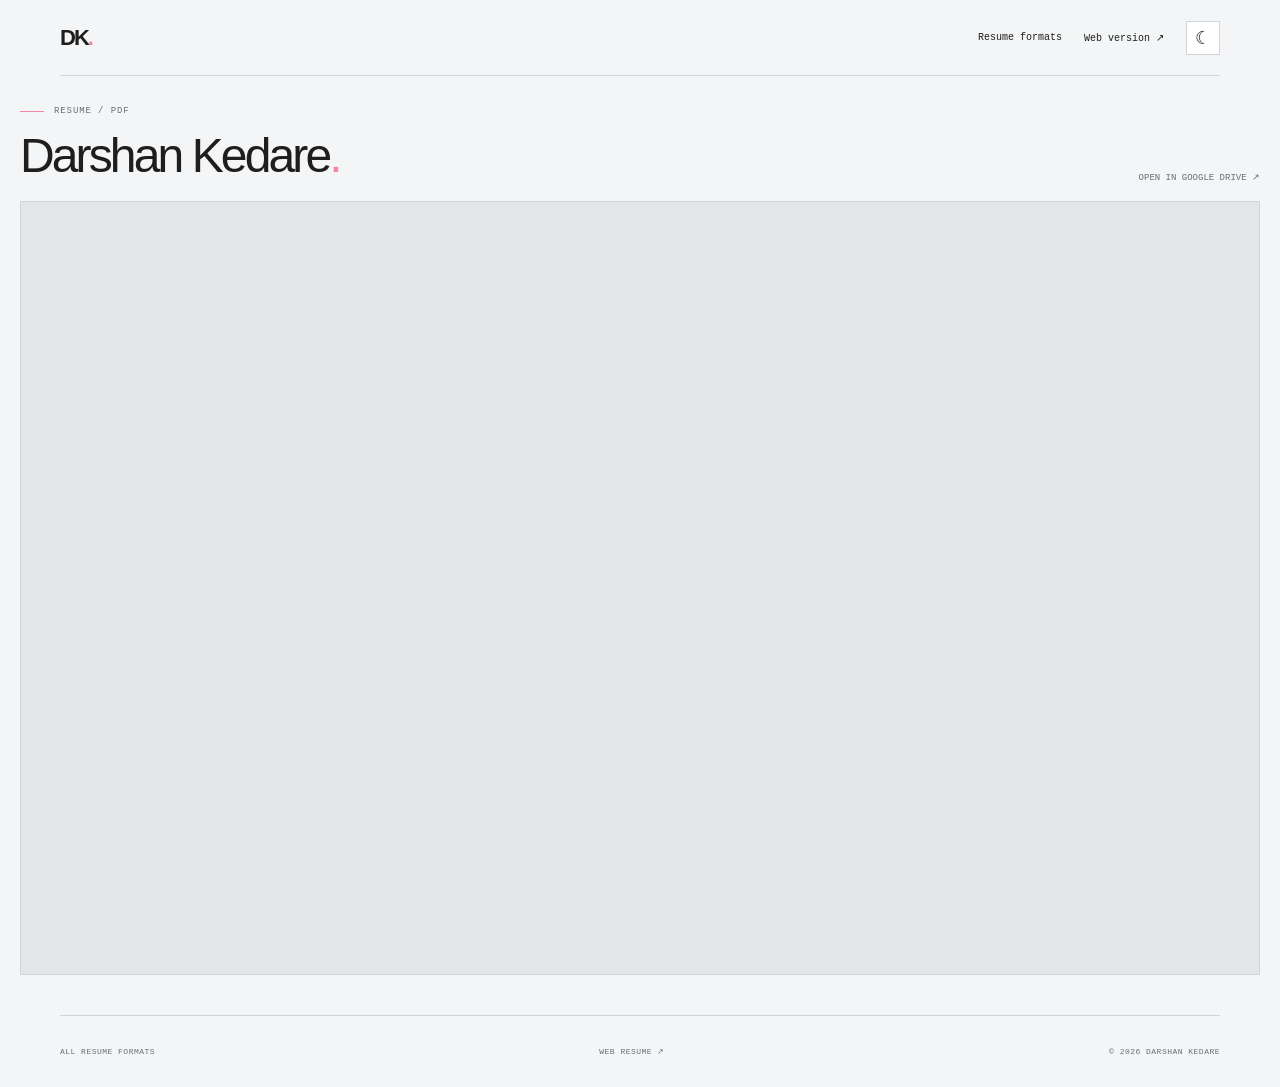
<file: resume/pdf.html>
<!doctype html>
<html lang="en">
<head>
  <meta charset="utf-8">
  <meta name="viewport" content="width=device-width, initial-scale=1">
  <meta name="theme-color" content="#f4f5f6">
  <meta name="description" content="PDF resume for Darshan Kedare.">
  <meta http-equiv="Content-Security-Policy" content="default-src 'self'; style-src 'self'; script-src 'self'; frame-src https://drive.google.com; img-src 'self'; object-src 'none'; base-uri 'self'">
  <title>PDF Resume — Darshan Kedare</title>
  <link rel="stylesheet" href="resume.css">
  <script src="../script.js" defer></script>
</head>
<body class="pdf-page">
  <header class="resume-header">
    <a class="resume-brand" href="../index.html">DK<span>.</span></a>
    <div class="resume-header-actions">
      <a href="index.html">Resume formats</a>
      <a href="web.html">Web version <span aria-hidden="true">↗</span></a>
      <button class="theme-toggle" id="theme-toggle" type="button" aria-label="Switch to dark mode" title="Switch to dark mode"><span id="theme-icon" aria-hidden="true">☾</span></button>
    </div>
  </header>
  <main class="pdf-viewer-wrap">
    <div class="pdf-heading"><div><p class="resume-eyebrow"><span></span> RESUME / PDF</p><h1>Darshan Kedare<span>.</span></h1></div><a class="pdf-open-link" href="https://drive.google.com/file/d/1gMlap03apy2HqlSNhYHlBZNNj87-ZtRo/view?usp=sharing" target="_blank" rel="noreferrer">OPEN IN GOOGLE DRIVE ↗</a></div>
    <iframe class="resume-pdf" src="https://drive.google.com/file/d/1gMlap03apy2HqlSNhYHlBZNNj87-ZtRo/preview" title="Darshan Kedare resume PDF" allow="autoplay"></iframe>
  </main>
  <footer class="resume-footer"><a href="index.html">ALL RESUME FORMATS</a><a href="web.html">WEB RESUME ↗</a><span>© <span id="current-year"></span> DARSHAN KEDARE</span></footer>
</body>
</html>
</file>
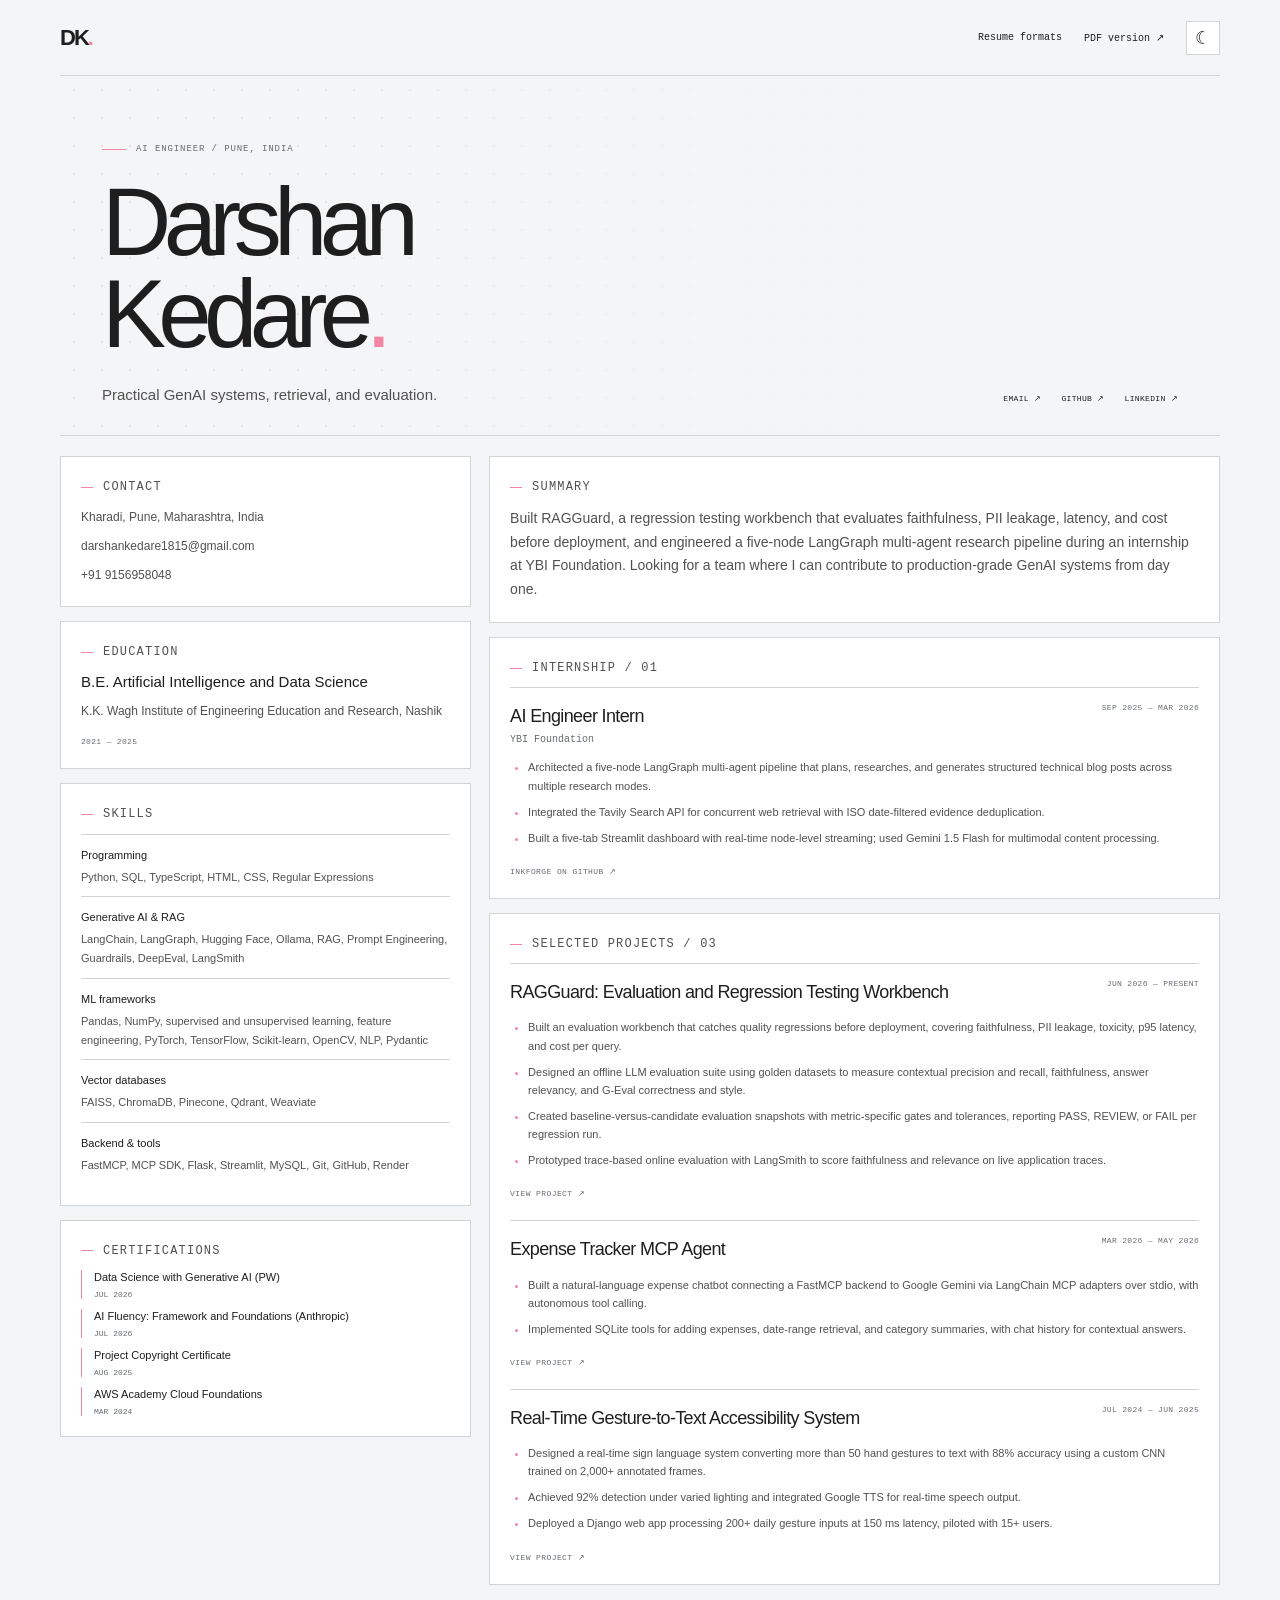
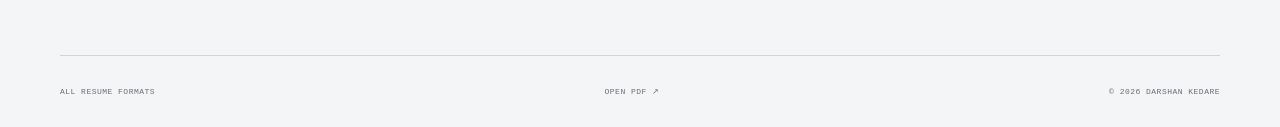
<file: resume/web.html>
<!doctype html>
<html lang="en">
<head>
  <meta charset="utf-8">
  <meta name="viewport" content="width=device-width, initial-scale=1">
  <meta name="theme-color" content="#f4f5f6">
  <meta name="description" content="Darshan Kedare — AI Engineer. Resume and selected experience.">
  <title>Darshan Kedare — AI Engineer Resume</title>
  <link rel="stylesheet" href="resume.css">
  <script src="../script.js" defer></script>
</head>
<body>
  <header class="resume-header">
    <a class="resume-brand" href="../index.html">DK<span>.</span></a>
    <div class="resume-header-actions">
      <a href="index.html">Resume formats</a>
      <a href="pdf.html">PDF version <span aria-hidden="true">↗</span></a>
      <button class="theme-toggle" id="theme-toggle" type="button" aria-label="Switch to dark mode" title="Switch to dark mode"><span id="theme-icon" aria-hidden="true">☾</span></button>
    </div>
  </header>
  <main class="resume-document">
    <section class="resume-hero">
      <p class="resume-eyebrow"><span></span> AI ENGINEER / PUNE, INDIA</p>
      <h1>Darshan<br>Kedare<span>.</span></h1>
      <div class="resume-hero-bottom">
        <p>Practical GenAI systems, retrieval, and evaluation.</p>
        <div class="resume-contact-links">
          <a href="mailto:darshankedare1815@gmail.com">EMAIL ↗</a>
          <a href="https://github.com/DarshK18" target="_blank" rel="noreferrer">GITHUB ↗</a>
          <a href="https://linkedin.com/in/darshan-kedare-465964253" target="_blank" rel="noreferrer">LINKEDIN ↗</a>
        </div>
      </div>
    </section>
    <div class="resume-columns">
      <aside class="resume-sidebar">
        <section class="resume-block">
          <p class="resume-label">CONTACT</p>
          <p>Kharadi, Pune, Maharashtra, India</p>
          <p><a href="mailto:darshankedare1815@gmail.com">darshankedare1815@gmail.com</a></p>
          <p><a href="tel:+919156958048">+91 9156958048</a></p>
        </section>
        <section class="resume-block">
          <p class="resume-label">EDUCATION</p>
          <h2>B.E. Artificial Intelligence and Data Science</h2>
          <p>K.K. Wagh Institute of Engineering Education and Research, Nashik</p>
          <span class="resume-date">2021 — 2025</span>
        </section>
        <section class="resume-block">
          <p class="resume-label">SKILLS</p>
          <div class="skill-group"><strong>Programming</strong><p>Python, SQL, TypeScript, HTML, CSS, Regular Expressions</p></div>
          <div class="skill-group"><strong>Generative AI &amp; RAG</strong><p>LangChain, LangGraph, Hugging Face, Ollama, RAG, Prompt Engineering, Guardrails, DeepEval, LangSmith</p></div>
          <div class="skill-group"><strong>ML frameworks</strong><p>Pandas, NumPy, supervised and unsupervised learning, feature engineering, PyTorch, TensorFlow, Scikit-learn, OpenCV, NLP, Pydantic</p></div>
          <div class="skill-group"><strong>Vector databases</strong><p>FAISS, ChromaDB, Pinecone, Qdrant, Weaviate</p></div>
          <div class="skill-group"><strong>Backend &amp; tools</strong><p>FastMCP, MCP SDK, Flask, Streamlit, MySQL, Git, GitHub, Render</p></div>
        </section>
        <section class="resume-block">
          <p class="resume-label">CERTIFICATIONS</p>
          <ul class="resume-cert-list">
            <li><a href="https://drive.google.com/file/d/1EslVaMp-evMa_4d7YRgXz6ZP_YH2NftH/view" target="_blank" rel="noreferrer">Data Science with Generative AI (PW)</a><span>JUL 2026</span></li>
            <li><a href="https://drive.google.com/file/d/1a2ryaErYnlLHYv9KSNp_BYq1lkEqXsPP/view?usp=sharing" target="_blank" rel="noreferrer">AI Fluency: Framework and Foundations (Anthropic)</a><span>JUL 2026</span></li>
            <li><a href="https://drive.google.com/file/d/1iPRvwEsrcwcK-7UZGI6FzyN5uKySfhQl/view" target="_blank" rel="noreferrer">Project Copyright Certificate</a><span>AUG 2025</span></li>
            <li><a href="https://drive.google.com/file/d/1w0S4hpVCxkP3tQFAXQxq4s7-BeCNiIom/view?usp=sharing" target="_blank" rel="noreferrer">AWS Academy Cloud Foundations</a><span>MAR 2024</span></li>
          </ul>
        </section>
      </aside>
      <div class="resume-main-column">
        <section class="resume-block resume-summary">
          <p class="resume-label">SUMMARY</p>
          <p>Built RAGGuard, a regression testing workbench that evaluates faithfulness, PII leakage, latency, and cost before deployment, and engineered a five-node LangGraph multi-agent research pipeline during an internship at YBI Foundation. Looking for a team where I can contribute to production-grade GenAI systems from day one.</p>
        </section>
        <section class="resume-block">
          <p class="resume-label">INTERNSHIP / 01</p>
          <article class="resume-entry">
            <div class="resume-entry-heading"><div><h2>AI Engineer Intern</h2><p class="resume-company">YBI Foundation</p></div><span class="resume-date">SEP 2025 — MAR 2026</span></div>
            <ul>
              <li>Architected a five-node LangGraph multi-agent pipeline that plans, researches, and generates structured technical blog posts across multiple research modes.</li>
              <li>Integrated the Tavily Search API for concurrent web retrieval with ISO date-filtered evidence deduplication.</li>
              <li>Built a five-tab Streamlit dashboard with real-time node-level streaming; used Gemini 1.5 Flash for multimodal content processing.</li>
            </ul>
            <a class="resume-project-link" href="https://github.com/DarshK18/InkForge" target="_blank" rel="noreferrer">INKFORGE ON GITHUB ↗</a>
          </article>
        </section>
        <section class="resume-block">
          <p class="resume-label">SELECTED PROJECTS / 03</p>
          <article class="resume-entry">
            <div class="resume-entry-heading"><h2>RAGGuard: Evaluation and Regression Testing Workbench</h2><span class="resume-date">JUN 2026 — PRESENT</span></div>
            <ul>
              <li>Built an evaluation workbench that catches quality regressions before deployment, covering faithfulness, PII leakage, toxicity, p95 latency, and cost per query.</li>
              <li>Designed an offline LLM evaluation suite using golden datasets to measure contextual precision and recall, faithfulness, answer relevancy, and G-Eval correctness and style.</li>
              <li>Created baseline-versus-candidate evaluation snapshots with metric-specific gates and tolerances, reporting PASS, REVIEW, or FAIL per regression run.</li>
              <li>Prototyped trace-based online evaluation with LangSmith to score faithfulness and relevance on live application traces.</li>
            </ul>
            <a class="resume-project-link" href="https://github.com/DarshK18/Ragguard-deepeval-workbench" target="_blank" rel="noreferrer">VIEW PROJECT ↗</a>
          </article>
          <article class="resume-entry">
            <div class="resume-entry-heading"><h2>Expense Tracker MCP Agent</h2><span class="resume-date">MAR 2026 — MAY 2026</span></div>
            <ul>
              <li>Built a natural-language expense chatbot connecting a FastMCP backend to Google Gemini via LangChain MCP adapters over stdio, with autonomous tool calling.</li>
              <li>Implemented SQLite tools for adding expenses, date-range retrieval, and category summaries, with chat history for contextual answers.</li>
            </ul>
            <a class="resume-project-link" href="https://github.com/DarshK18/Manim-and-Expense-Tracker-Mcp" target="_blank" rel="noreferrer">VIEW PROJECT ↗</a>
          </article>
          <article class="resume-entry">
            <div class="resume-entry-heading"><h2>Real-Time Gesture-to-Text Accessibility System</h2><span class="resume-date">JUL 2024 — JUN 2025</span></div>
            <ul>
              <li>Designed a real-time sign language system converting more than 50 hand gestures to text with 88% accuracy using a custom CNN trained on 2,000+ annotated frames.</li>
              <li>Achieved 92% detection under varied lighting and integrated Google TTS for real-time speech output.</li>
              <li>Deployed a Django web app processing 200+ daily gesture inputs at 150 ms latency, piloted with 15+ users.</li>
            </ul>
            <a class="resume-project-link" href="https://github.com/DarshK18/Sign-Language-Recognition-Translation-Web-App" target="_blank" rel="noreferrer">VIEW PROJECT ↗</a>
          </article>
        </section>
      </div>
    </div>
  </main>
  <footer class="resume-footer"><a href="index.html">ALL RESUME FORMATS</a><a href="pdf.html">OPEN PDF ↗</a><span>© <span id="current-year"></span> DARSHAN KEDARE</span></footer>
</body>
</html>
</file>
<file: styles.css>
:root {
  color-scheme: light;
  --bg: #f4f5f6;
  --surface: #ffffff;
  --text: #1e1e1e;
  --muted: #686d74;
  --accent: #f386a1;
  --border: #d0d4d8;
  --body-muted: #515151;
  --visual-bg: #f0f2f4;
  --status-aging: #e8e8e8;
  --status-saturated: #cfcfcf;
  --font-sans: "Arial", "Helvetica Neue", sans-serif;
  --font-mono: "SFMono-Regular", Consolas, "Liberation Mono", monospace;
  --page-width: 1160px;
}
:root[data-theme="dark"] {
  color-scheme: dark;
  --bg: #111113;
  --surface: #1b1b1f;
  --text: #f1f1f3;
  --muted: #a3a3ad;
  --border: #35353b;
  --body-muted: #c2c2ca;
  --visual-bg: #17171b;
  --status-aging: #38383f;
  --status-saturated: #515159;
}

* {
  box-sizing: border-box;
}

html {
  scroll-behavior: smooth;
}

body {
  margin: 0;
  background: var(--bg);
  color: var(--text);
  font-family: var(--font-sans);
  -webkit-font-smoothing: antialiased;
}

.site-header,
main,
.site-footer {
  position: relative;
  z-index: 1;
}

a {
  color: inherit;
  text-decoration: none;
}

a:focus-visible {
  outline: 2px solid var(--text);
  outline-offset: 5px;
}

.section-shell,
.site-header {
  width: min(calc(100% - 64px), var(--page-width));
  margin-inline: auto;
}

.site-header {
  height: 82px;
  display: flex;
  align-items: center;
  justify-content: space-between;
  border-bottom: 1px solid var(--border);
}

.wordmark {
  font-size: 22px;
  font-weight: 700;
  letter-spacing: -0.09em;
}

.wordmark-period,
.accent-period {
  color: var(--accent);
}

.hero-orbit {
  width: 88px;
  height: 88px;
  position: absolute;
  z-index: 1;
  top: 54px;
  right: 30px;
  display: grid;
  place-items: center;
  border: 1px solid rgb(243 134 161 / 35%);
  border-radius: 50%;
  animation: orbit-spin 22s linear infinite;
  pointer-events: none;
}

.hero-orbit::before,
.hero-orbit::after {
  position: absolute;
  border: 1px solid rgb(243 134 161 / 30%);
  border-radius: 50%;
  content: "";
}

.hero-orbit::before {
  width: 62px;
  height: 62px;
}

.hero-orbit::after {
  width: 36px;
  height: 36px;
}

.orbit-core,
.orbit-satellite {
  position: absolute;
  border-radius: 50%;
  background: var(--accent);
}

.orbit-core {
  width: 7px;
  height: 7px;
}

.orbit-satellite {
  width: 5px;
  height: 5px;
  top: 5px;
  left: 38px;
  box-shadow: 0 0 0 4px rgb(243 134 161 / 12%);
}

.primary-nav {
  display: flex;
  align-items: center;
  gap: 38px;
  font-size: 13px;
}

.primary-nav a,
.header-link,
.text-link,
.social-links a {
  transition: color 160ms ease;
}

.primary-nav a:hover,
.header-link:hover,
.text-link:hover,
.social-links a:hover {
  color: var(--muted);
}

.header-link {
  display: flex;
  align-items: center;
  gap: 9px;
  font-family: var(--font-mono);
  font-size: 11px;
}

.header-socials {
  display: flex;
  align-items: center;
  gap: 18px;
}
.theme-toggle {
  width: 32px;
  height: 32px;
  display: grid;
  place-items: center;
  padding: 0;
  border: 1px solid var(--border);
  background: var(--surface);
  color: var(--text);
  font: inherit;
  font-size: 18px;
  line-height: 1;
  cursor: pointer;
  transition: color 160ms ease, border-color 160ms ease, background 160ms ease;
}

.theme-toggle:hover {
  border-color: var(--accent);
  color: var(--accent);
}

.theme-toggle:focus-visible {
  outline: 2px solid var(--accent);
  outline-offset: 3px;
}

.status-dot {
  width: 7px;
  height: 7px;
  display: inline-block;
  flex: 0 0 auto;
  border-radius: 50%;
  background: var(--accent);
  box-shadow: 0 0 0 3px rgb(243 134 161 / 14%);
}

.hero {
  min-height: 610px;
  position: relative;
  isolation: isolate;
  display: grid;
  grid-template-columns: minmax(0, 1.3fr) minmax(230px, 0.7fr);
  align-items: center;
  gap: 64px;
  padding-block: 82px 108px;
  background-image: radial-gradient(rgb(243 134 161 / 44%) 2px, transparent 2.2px);
  background-size: 40px 40px;
  overflow: hidden;
}

.hero-copy {
  max-width: 670px;
}

.eyebrow {
  display: flex;
  align-items: center;
  gap: 11px;
  margin: 0;
  color: var(--muted);
  font-family: var(--font-mono);
  font-size: 10px;
  letter-spacing: 0.08em;
  line-height: 1.5;
}

.eyebrow-rule {
  width: 23px;
  height: 1px;
  background: var(--accent);
}

h1,
h2,
h3,
p {
  margin-top: 0;
}

h1 {
  max-width: 740px;
  margin-block: 25px 23px;
  font-size: clamp(48px, 7.4vw, 86px);
  font-weight: 500;
  letter-spacing: -0.075em;
  line-height: 0.99;
}

h1 span {
  color: var(--accent);
}

.hero-description {
  max-width: 440px;
  margin-bottom: 31px;
  color: var(--body-muted);
  font-size: 16px;
  line-height: 1.75;
}

.hero-actions {
  display: flex;
  flex-wrap: wrap;
  align-items: center;
  gap: 25px;
}

.button {
  min-height: 46px;
  display: inline-flex;
  align-items: center;
  justify-content: center;
  gap: 22px;
  padding: 0 17px;
  border: 1px solid var(--text);
  font-size: 12px;
  transition: background 160ms ease, color 160ms ease;
}

.button-primary {
  background: var(--text);
  color: var(--surface);
}

.button-primary:hover {
  border-color: var(--accent);
  background: var(--accent);
  color: var(--text);
}

.button-resume {
  border-color: var(--accent);
  background: var(--accent);
  color: #1e1e1e;
  font-weight: 600;
}

.button-resume:hover {
  border-color: var(--text);
  background: var(--text);
  color: var(--surface);
}

.text-link {
  display: inline-flex;
  align-items: center;
  gap: 10px;
  font-size: 12px;
}

.hero-portrait-wrap {
  width: min(100%, 290px);
  justify-self: end;
  position: relative;
}

.portrait-frame {
  position: relative;
  padding: 8px;
  border: 1px solid var(--border);
  background: var(--surface);
}

.portrait {
  width: 100%;
  aspect-ratio: 1 / 1.13;
  display: block;
  object-fit: cover;
  filter: saturate(0.82);
}

.portrait-index {
  position: absolute;
  right: 17px;
  bottom: 17px;
  padding: 7px 9px;
  background: var(--bg);
  font-family: var(--font-mono);
  font-size: 9px;
}

.portrait-caption {
  display: flex;
  justify-content: space-between;
  gap: 10px;
  padding-top: 11px;
  color: var(--muted);
  font-family: var(--font-mono);
  font-size: 8px;
  letter-spacing: 0.04em;
}

.scroll-cue {
  position: absolute;
  bottom: 30px;
  left: 0;
  display: flex;
  align-items: center;
  gap: 13px;
  color: var(--muted);
  font-family: var(--font-mono);
  font-size: 9px;
  letter-spacing: 0.08em;
}

.scroll-cue-line {
  width: 35px;
  height: 1px;
  background: var(--accent);
}

.work-section {
  padding-block: 88px 100px;
  border-top: 1px solid var(--border);
}

.section-heading {
  display: flex;
  align-items: end;
  justify-content: space-between;
  gap: 24px;
  margin-bottom: 35px;
}

.section-heading h2,
.contact-copy h2 {
  margin: 16px 0 0;
  font-size: clamp(34px, 5vw, 54px);
  font-weight: 500;
  letter-spacing: -0.065em;
  line-height: 1.04;
}

.section-link {
  margin-bottom: 7px;
  font-family: var(--font-mono);
  font-size: 10px;
}


.project-toolbar {
  display: flex;
  align-items: center;
  justify-content: space-between;
  gap: 14px;
  margin: -9px 0 18px;
}

.project-toolbar > p {
  flex: 0 0 auto;
  margin: 0;
  color: var(--muted);
  font-family: var(--font-mono);
  font-size: 8px;
  letter-spacing: 0.06em;
}

.project-filters {
  display: flex;
  flex-wrap: wrap;
  justify-content: end;
  gap: 6px;
}

.project-filters button {
  min-height: 32px;
  padding: 0 10px;
  border: 1px solid var(--border);
  background: var(--surface);
  color: var(--muted);
  font-family: var(--font-mono);
  font-size: 8px;
  cursor: pointer;
  transition: color 150ms ease, border-color 150ms ease, background 150ms ease;
}

.project-filters button[aria-pressed="true"],
.project-filters button:hover {
  border-color: var(--text);
  background: var(--text);
  color: var(--surface);
}

.project-filters button:focus-visible {
  outline: 2px solid var(--accent);
  outline-offset: 2px;
}

.project-identifiers {
  display: flex;
  align-items: center;
  gap: 8px;
  min-width: 0;
}

.card-type {
  padding: 4px 6px;
  border: 1px solid var(--accent);
  color: var(--text);
  font-size: 7px;
  line-height: 1;
}

.card-type-api {
  border-color: #6daec0;
  color: var(--body-muted);
}

.project-grid {
  display: grid;
  grid-template-columns: repeat(2, minmax(0, 1fr));
  gap: 16px;
}

.project-card {
  min-width: 0;
  padding: 19px;
  border: 1px solid var(--border);
  background: var(--surface);
  transition: border-color 180ms ease, transform 180ms ease;
}

.project-card[hidden] {
  display: none;
}

.project-card:hover {
  transform: translateY(-3px);
  border-color: var(--accent);
}

.project-topline {
  display: flex;
  align-items: center;
  justify-content: space-between;
  color: var(--muted);
  font-family: var(--font-mono);
  font-size: 9px;
  letter-spacing: 0.04em;
}

.project-open {
  width: 27px;
  height: 27px;
  display: grid;
  place-items: center;
  border: 1px solid var(--border);
  color: var(--text);
  font-family: var(--font-sans);
  font-size: 14px;
  transition: background 150ms ease, border-color 150ms ease, transform 180ms ease;
}

.project-open:hover {
  border-color: var(--accent);
  background: var(--accent);
  transform: rotate(45deg);
}

.project-visual {
  height: 135px;
  position: relative;
  display: flex;
  align-items: center;
  justify-content: center;
  gap: 12px;
  margin-block: 18px;
  overflow: hidden;
  border: 1px solid var(--border);
  background-color: var(--visual-bg);
  background-image: radial-gradient(var(--border) 0.7px, transparent 0.7px),
    linear-gradient(140deg, color-mix(in srgb, var(--visual-accent) 9%, var(--surface)), var(--visual-bg) 65%);
  background-size: 12px 12px, 100% 100%;
}

.project-visual::before {
  width: 160px;
  height: 100px;
  position: absolute;
  top: calc(50% - 50px);
  left: calc(50% - 80px);
  border-radius: 50%;
  background: radial-gradient(closest-side, var(--visual-glow), transparent);
  content: "";
  animation: visual-breathe 6s ease-in-out infinite;
  pointer-events: none;
}

.visual-rag {
  --visual-accent: #8298d5;
  --visual-glow: rgb(130 152 213 / 32%);
}

.visual-ink {
  --visual-accent: #69aa9a;
  --visual-glow: rgb(105 170 154 / 30%);
}

.visual-sign {
  --visual-accent: #d39f68;
  --visual-glow: rgb(211 159 104 / 30%);
}

.visual-mcp {
  --visual-accent: #a890d0;
  --visual-glow: rgb(168 144 208 / 30%);
}

.visual-birth {
  --visual-accent: #6daec0;
  --visual-glow: rgb(109 174 192 / 30%);
}

.visual-weather {
  --visual-accent: #d2a45f;
  --visual-glow: rgb(210 164 95 / 32%);
}

.visual-segmentation {
  --visual-accent: #77a987;
  --visual-glow: rgb(119 169 135 / 30%);
}

.visual-benchwiki {
  --visual-accent: #bc87a3;
  --visual-glow: rgb(188 135 163 / 27%);
}

.visual-label {
  position: absolute;
  right: 10px;
  bottom: 9px;
  color: var(--muted);
  font-family: var(--font-mono);
  z-index: 2;
  font-size: 8px;
  letter-spacing: 0.03em;
}

.trace-node {
  width: 17px;
  height: 17px;
  z-index: 1;
  border: 1px solid var(--text);
  background: var(--surface);
}

.trace-node-b {
  width: 25px;
  height: 25px;
  border-color: var(--visual-accent);
  background: color-mix(in srgb, var(--visual-accent) 48%, var(--surface));
  animation: visual-pulse 2.8s ease-in-out infinite;
}

.trace-line {
  width: 50px;
  position: absolute;
  top: 50%;
  left: calc(50% - 76px);
  border-top: 1px solid var(--text);
  transform: rotate(10deg);
}

.trace-line-b {
  left: calc(50% + 24px);
  transform: rotate(-10deg);
}

.ink-step {
  padding: 11px 12px;
  border: 1px solid var(--border);
  background: var(--surface);
  font-family: var(--font-mono);
  font-size: 9px;
}

.ink-step:nth-child(2) {
  border-color: var(--visual-accent);
  background: color-mix(in srgb, var(--visual-accent) 30%, var(--surface));
  animation: visual-float 3.2s ease-in-out infinite;
}

.ink-cursor {
  width: 1px;
  height: 14px;
  position: absolute;
  top: 25px;
  right: 29%;
  background: var(--visual-accent);
  animation: cursor-blink 1.2s steps(2, start) infinite;
}

.visual-sign {
  gap: 16px;
}

.sign-frame {
  width: 42px;
  height: 56px;
  border: 1px solid var(--text);
  background: var(--surface);
}

.sign-frame-a {
  transform: rotate(-8deg) translateY(5px);
}

.sign-frame-b {
  border-color: var(--visual-accent);
  background: color-mix(in srgb, var(--visual-accent) 32%, var(--surface));
  transform: translateY(-5px);
  animation: visual-float 3.4s ease-in-out infinite;
}

.sign-frame-c {
  transform: rotate(8deg) translateY(5px);
}

.sign-readout {
  position: absolute;
  bottom: 10px;
  color: var(--muted);
  font-family: var(--font-mono);
  font-size: 8px;
}

.mcp-pill {
  padding: 10px 12px;
  border: 1px solid var(--text);
  background: var(--surface);
  font-family: var(--font-mono);
  font-size: 9px;
}

.mcp-pill-accent {
  border-color: var(--visual-accent);
  background: color-mix(in srgb, var(--visual-accent) 34%, var(--surface));
  animation: visual-float 3.6s ease-in-out infinite;
}

.mcp-connector {
  width: 20px;
  border-top: 1px solid var(--text);
}

.visual-birth {
  flex-direction: column;
  gap: 8px;
}

.metric-label,
.metric-value {
  font-family: var(--font-mono);
}

.metric-label {
  color: var(--muted);
  font-size: 8px;
  letter-spacing: 0.08em;
}

.metric-value {
  font-size: 23px;
  letter-spacing: -0.05em;
}

.metric-value small {
  color: var(--visual-accent);
  font-size: 14px;
}

.visual-weather {
  gap: 14px;
}

.weather-symbol {
  color: var(--visual-accent);
  font-size: 40px;
  animation: visual-orbit 9s linear infinite;
}

.weather-query {
  padding: 12px;
  border: 1px solid var(--border);
  background: var(--surface);
  font-size: 10px;
}

.visual-segmentation {
  gap: 10px;
}
.visual-benchwiki {
  flex-direction: column;
  gap: 8px;
  padding: 12px 16px 20px;
}

.benchwiki-header {
  width: min(290px, 85%);
  display: flex;
  justify-content: space-between;
  color: var(--muted);
  font-family: var(--font-mono);
  font-size: 8px;
  letter-spacing: 0.05em;
}

.benchwiki-matrix {
  width: min(290px, 85%);
  display: grid;
  grid-template-columns: repeat(8, minmax(0, 1fr));
  gap: 5px;
}

.benchwiki-cell {
  height: 9px;
  display: block;
  border: 1px solid var(--border);
  background: var(--surface);
}

.bench-active {
  border-color: var(--visual-accent);
  background: color-mix(in srgb, var(--visual-accent) 44%, var(--surface));
}

.benchwiki-matrix .benchwiki-cell:nth-child(4n + 1) {
  animation: visual-pulse 4s ease-in-out infinite;
}

.benchwiki-matrix .benchwiki-cell:nth-child(4n + 3) {
  animation: visual-pulse 4s ease-in-out 1.2s infinite;
}

.bench-aging {
  background: var(--status-aging);
}

.bench-saturated {
  background: var(--status-saturated);
}

.bench-deprecated {
  border-style: dashed;
  background: transparent;
}

.segment {
  width: 42px;
  height: 42px;
  display: grid;
  place-items: center;
  border: 1px solid var(--border);
  border-radius: 50%;
  background: var(--surface);
  font-family: var(--font-mono);
  font-size: 9px;
  animation: segment-roll 7s ease-in-out infinite;
}

.segment-b {
  animation-delay: -2.3s;
}

.segment-c {
  animation-delay: -4.6s;
}

.segment-b {
  width: 54px;
  height: 54px;
  border-color: var(--accent);
  background: rgb(243 134 161 / 30%);
}

.segment-c {
  transform: translateY(7px);
}

.project-card h3 {
  margin: 0 0 9px;
  font-size: 19px;
  font-weight: 500;
  letter-spacing: -0.04em;
}

.project-card > p {
  min-height: 63px;
  margin-bottom: 19px;
  color: var(--body-muted);
  font-size: 12px;
  line-height: 1.7;
}

.tag-list {
  display: flex;
  flex-wrap: wrap;
  gap: 7px;
}

.tag-list span {
  padding: 6px 8px;
  border: 1px solid var(--border);
  color: var(--text);
  font-family: var(--font-mono);
  font-size: 8px;
  letter-spacing: 0.025em;
}

.project-demo {
  display: inline-flex;
  gap: 8px;
  margin-top: 16px;
  font-size: 11px;
}

.project-demo:hover {
  color: var(--muted);
}

.experience-section {
  padding-block: 88px 90px;
  border-top: 1px solid var(--border);
}

.experience-card {
  display: grid;
  grid-template-columns: 110px minmax(0, 1fr) 110px;
  gap: 28px;
  padding: 25px 27px;
  border: 1px solid var(--border);
  border-left: 3px solid var(--accent);
  background: var(--surface);
}

.experience-meta {
  display: flex;
  flex-direction: column;
  gap: 10px;
  color: var(--muted);
  font-family: var(--font-mono);
  font-size: 9px;
}

.experience-number {
  color: var(--accent);
}

.experience-kind {
  width: max-content;
  padding: 5px 7px;
  border: 1px solid var(--accent);
  color: var(--text);
  font-size: 8px;
  letter-spacing: 0.06em;
}

.experience-details h3 {
  margin: 0 0 10px;
  font-size: 21px;
  font-weight: 500;
  letter-spacing: -0.04em;
}

.experience-details p {
  max-width: 650px;
  margin-bottom: 15px;
  color: var(--body-muted);
  font-size: 12px;
  line-height: 1.75;
}

.experience-details .experience-company {
  margin: -4px 0 14px;
  color: var(--muted);
  font-family: var(--font-mono);
  font-size: 10px;
}

.experience-period {
  justify-self: end;
  color: var(--muted);
  font-family: var(--font-mono);
  font-size: 9px;
}


.play-section {
  padding-block: 88px 92px;
  border-top: 1px solid var(--border);
}

.game-mode-selector {
  display: flex;
  flex-wrap: wrap;
  gap: 8px;
  margin-bottom: 14px;
}

.game-mode-button {
  min-height: 48px;
  flex: 1 1 180px;
  display: flex;
  align-items: center;
  justify-content: space-between;
  gap: 10px;
  padding: 0 14px;
  border: 1px solid var(--border);
  background: var(--surface);
  color: var(--text);
  font-family: var(--font-sans);
  font-size: 13px;
  text-align: left;
  cursor: pointer;
}

.game-mode-button span {
  color: var(--muted);
  font-family: var(--font-mono);
  font-size: 10px;
}

.game-mode-button[aria-pressed="true"],
.game-mode-button:hover {
  border-color: var(--accent);
  background: color-mix(in srgb, var(--accent) 12%, var(--surface));
}

.game-mode-button:focus-visible,
.pattern-key:focus-visible {
  outline: 2px solid var(--accent);
  outline-offset: 3px;
}

.pattern-area,
.evidence-area {
  min-width: 0;
  display: grid;
  align-content: center;
  gap: 18px;
}

.pattern-board {
  width: min(100%, 310px);
  display: grid;
  grid-template-columns: repeat(2, minmax(0, 1fr));
  gap: 10px;
  justify-self: center;
}

.pattern-key {
  min-height: 86px;
  border: 1px solid var(--border);
  cursor: pointer;
  transition: transform 140ms ease, filter 140ms ease, box-shadow 140ms ease;
}

.pattern-key-a { background: color-mix(in srgb, #f386a1 46%, var(--surface)); }
.pattern-key-b { background: color-mix(in srgb, #82a6dd 45%, var(--surface)); }
.pattern-key-c { background: color-mix(in srgb, #75b5a3 44%, var(--surface)); }
.pattern-key-d { background: color-mix(in srgb, #d7a769 43%, var(--surface)); }

.pattern-key.is-lit {
  transform: scale(1.035);
  filter: saturate(1.4);
  box-shadow: 0 0 0 3px var(--surface), 0 0 0 5px var(--text);
}

.pattern-controls {
  display: flex;
  align-items: center;
  justify-content: space-between;
  flex-wrap: wrap;
  gap: 12px;
}

.pattern-controls .game-kicker {
  color: var(--muted);
  font-size: 10px;
}

.evidence-fact {
  padding: 15px 17px;
  border: 1px solid var(--border);
  background: var(--bg);
}

.evidence-fact p {
  margin: 9px 0 0;
  color: var(--body-muted);
  font-size: 14px;
  line-height: 1.6;
}

.evidence-claim {
  margin: 0;
  padding: 4px 0 4px 16px;
  border-left: 2px solid var(--accent);
  font-size: 17px;
  line-height: 1.5;
}

.evidence-message {
  min-height: 24px;
  margin: 0;
  color: var(--muted);
  font-size: 13px;
}

.evidence-controls {
  display: flex;
  flex-wrap: wrap;
  gap: 8px;
}

.evidence-controls button:disabled {
  opacity: 0.55;
  cursor: default;
}

.signal-game {
  display: grid;
  grid-template-columns: minmax(210px, 0.72fr) minmax(0, 1.28fr);
  gap: 28px 42px;
  padding: clamp(20px, 4vw, 42px);
  border: 1px solid var(--border);
  background: var(--surface);
}

.game-intro h3 {
  margin: 17px 0 9px;
  font-size: clamp(28px, 3vw, 38px);
  font-weight: 500;
  letter-spacing: -0.06em;
}

.game-intro p {
  max-width: 320px;
  margin: 0;
  color: var(--body-muted);
  font-size: 13px;
  line-height: 1.75;
}

.game-kicker,
.game-stats,
.game-legend,
.game-reset {
  font-family: var(--font-mono);
  letter-spacing: 0.04em;
}

.game-kicker {
  color: var(--muted);
  font-size: 8px;
  line-height: 1.6;
}

.game-stats {
  display: flex;
  flex-wrap: wrap;
  gap: 8px 14px;
  margin-top: 25px;
  color: var(--muted);
  font-size: 8px;
}

.game-play-area {
  min-width: 0;
  display: grid;
  grid-template-columns: minmax(220px, 1fr) 140px;
  align-items: center;
  gap: 20px;
}

.game-board {
  width: 100%;
  max-width: 390px;
  aspect-ratio: 1;
  display: grid;
  grid-template-columns: repeat(6, minmax(0, 1fr));
  gap: 5px;
  outline: none;
}

.game-board:focus-visible {
  outline: 2px solid var(--accent);
  outline-offset: 5px;
}

.game-cell {
  min-width: 0;
  display: grid;
  place-items: center;
  border: 1px solid var(--border);
  background: var(--bg);
  color: var(--text);
  font-family: var(--font-mono);
  font-size: clamp(12px, 2vw, 20px);
  transition: background 140ms ease, border-color 140ms ease, color 140ms ease;
}

.game-cell.is-wall {
  border-color: transparent;
  background: var(--visual-bg);
}

.game-cell.is-player {
  border-color: var(--accent);
  background: var(--accent);
  color: #1e1e1e;
}

.game-cell.is-signal {
  border-color: var(--accent);
  color: var(--accent);
}

.game-cell.is-exit {
  border-style: dashed;
  color: var(--muted);
}

.game-cell.is-exit:has(+ .is-player) {
  color: var(--accent);
}

.game-tools {
  align-self: center;
}

.game-status {
  min-height: 48px;
  margin: 0 0 17px;
  color: var(--body-muted);
  font-size: 11px;
  line-height: 1.6;
}

.game-actions {
  display: grid;
  justify-items: start;
  gap: 12px;
}

.game-pad {
  display: grid;
  grid-template-columns: repeat(3, 36px);
  grid-template-rows: repeat(2, 36px);
  gap: 4px;
}

.game-pad button,
.game-reset {
  border: 1px solid var(--border);
  background: var(--bg);
  color: var(--text);
  cursor: pointer;
  transition: border-color 150ms ease, color 150ms ease, background 150ms ease;
}

.game-pad button {
  min-width: 36px;
  min-height: 36px;
  font-size: 16px;
}

.game-pad button:first-child {
  grid-column: 2;
}

.game-pad button:nth-child(2) {
  grid-column: 1;
  grid-row: 2;
}

.game-pad button:nth-child(3) {
  grid-column: 2;
  grid-row: 2;
}

.game-pad button:nth-child(4) {
  grid-column: 3;
  grid-row: 2;
}

.game-pad button:hover,
.game-reset:hover {
  border-color: var(--accent);
  color: var(--accent);
}

.game-pad button:focus-visible,
.game-reset:focus-visible {
  outline: 2px solid var(--accent);
  outline-offset: 2px;
}

.game-reset {
  min-height: 36px;
  padding: 0 10px;
  font-size: 8px;
}

.game-next {
  border-color: var(--text);
  background: var(--text);
  color: var(--surface);
}

.game-legend {
  grid-column: 1 / -1;
  display: flex;
  flex-wrap: wrap;
  gap: 12px 22px;
  padding-top: 15px;
  border-top: 1px solid var(--border);
  color: var(--muted);
  font-size: 8px;
}

.game-legend span {
  display: inline-flex;
  align-items: center;
  gap: 7px;
}

.game-legend i {
  width: 9px;
  height: 9px;
  display: inline-block;
  border: 1px solid var(--border);
}

.legend-player {
  border-color: var(--accent) !important;
  background: var(--accent);
}

.legend-signal {
  border-color: var(--accent) !important;
}

.legend-exit {
  border-style: dashed !important;
}

.legend-wall {
  background: var(--visual-bg);
}

.focus-section {
  padding-block: 88px 80px;
  border-top: 1px solid var(--border);
}

.focus-section .section-heading {
  align-items: center;
  margin-bottom: 29px;
}

.section-glyph {
  display: flex;
  align-items: center;
  gap: 11px;
  color: var(--muted);
  font-family: var(--font-mono);
  font-size: 23px;
}

.focus-grid {
  display: grid;
  grid-template-columns: repeat(3, minmax(0, 1fr));
  gap: 14px;
}

.focus-card {
  min-width: 0;
  padding: 20px;
  border: 1px solid var(--border);
  background: var(--surface);
}

.focus-number {
  color: var(--accent);
  font-family: var(--font-mono);
  font-size: 8px;
  letter-spacing: 0.04em;
}

.focus-card h3 {
  margin: 22px 0 10px;
  font-size: 18px;
  font-weight: 500;
  letter-spacing: -0.04em;
}

.focus-card p {
  margin: 0;
  color: var(--body-muted);
  font-size: 12px;
  line-height: 1.75;
}

.focus-footer {
  display: flex;
  align-items: end;
  justify-content: space-between;
  gap: 24px;
  margin-top: 25px;
}

.education-detail {
  padding-top: 15px;
  border-top: 1px solid var(--border);
}

.education-detail > span {
  color: var(--muted);
  font-family: var(--font-mono);
  font-size: 8px;
  letter-spacing: 0.06em;
}

.education-detail p {
  margin: 9px 0 0;
  font-size: 12px;
  line-height: 1.65;
}

.social-links {
  display: flex;
  gap: 24px;
  padding-top: 21px;
  font-family: var(--font-mono);
  font-size: 10px;
}

.social-links a {
  display: flex;
  gap: 8px;
}

.credentials-section {
  padding-block: 88px 90px;
  border-top: 1px solid var(--border);
}

.credential-toolbar {
  display: flex;
  align-items: center;
  justify-content: space-between;
  gap: 14px;
  margin: -9px 0 18px;
}

.credential-toolbar > p {
  flex: 0 0 auto;
  margin: 0;
  color: var(--muted);
  font-family: var(--font-mono);
  font-size: 8px;
  letter-spacing: 0.06em;
}

.credential-filters {
  display: flex;
  flex-wrap: wrap;
  justify-content: end;
  gap: 6px;
}

.credential-filters button {
  min-height: 32px;
  padding: 0 10px;
  border: 1px solid var(--border);
  background: var(--surface);
  color: var(--muted);
  font-family: var(--font-mono);
  font-size: 8px;
  cursor: pointer;
  transition: color 150ms ease, border-color 150ms ease, background 150ms ease;
}

.credential-filters button[aria-pressed="true"],
.credential-filters button:hover {
  border-color: var(--text);
  background: var(--text);
  color: var(--surface);
}

.credential-filters button:focus-visible {
  outline: 2px solid var(--accent);
  outline-offset: 2px;
}

.credential-list {
  display: grid;
  grid-template-columns: repeat(3, minmax(0, 1fr));
  gap: 14px;
}

.credential-item {
  --credential-accent: #8099d0;
  --credential-glow: rgb(128 153 208 / 27%);
  min-width: 0;
  min-height: 190px;
  display: grid;
  grid-template-rows: auto 40px 1fr auto;
  gap: 12px;
  padding: 18px;
  border: 1px solid var(--border);
  background-color: var(--surface);
  background-image: radial-gradient(circle at 92% 7%, var(--credential-glow), transparent 44%);
  transition: border-color 180ms ease, transform 180ms ease;
}

.credential-item:nth-child(4n + 2) {
  --credential-accent: #70a99b;
  --credential-glow: rgb(112 169 155 / 28%);
}

.credential-item:nth-child(4n + 3) {
  --credential-accent: #c39869;
  --credential-glow: rgb(195 152 105 / 28%);
}

.credential-item:nth-child(4n) {
  --credential-accent: #a18bc3;
  --credential-glow: rgb(161 139 195 / 27%);
}

.credential-item[hidden] {
  display: none;
}

.credential-item:hover {
  transform: translateY(-3px);
  border-color: var(--credential-accent);
}

.credential-top,
.credential-bottom {
  display: flex;
  align-items: center;
  justify-content: space-between;
  gap: 10px;
}

.credential-number,
.credential-type,
.credential-bottom {
  color: var(--muted);
  font-family: var(--font-mono);
  font-size: 8px;
  letter-spacing: 0.05em;
}

.credential-type {
  width: max-content;
  padding: 5px 7px;
  border: 1px solid var(--credential-accent);
  color: var(--text);
}

.credential-mark {
  color: var(--credential-accent);
  font-size: 27px;
  line-height: 1;
  animation: visual-float 4.5s ease-in-out infinite;
}

.credential-name {
  align-self: end;
  font-size: 15px;
  line-height: 1.45;
}

.credential-bottom {
  padding-top: 10px;
  border-top: 1px solid var(--border);
}

.credential-arrow {
  color: var(--credential-accent);
  font-family: var(--font-sans);
  font-size: 14px;
}

.contact-section {
  display: flex;
  align-items: end;
  justify-content: space-between;
  gap: 40px;
  padding-block: 91px 100px;
  border-top: 1px solid var(--border);
}

.contact-copy h2 {
  margin-block: 19px 25px;
  font-size: clamp(42px, 7vw, 76px);
}

.contact-aside {
  width: min(260px, 32%);
  padding-bottom: 7px;
}

.contact-aside-mark {
  color: var(--accent);
  font-size: 24px;
  display: inline-block;
  animation: orbit-spin 18s linear infinite;
}

.contact-aside p {
  margin: 12px 0 0;
  color: var(--body-muted);
  font-size: 12px;
  line-height: 1.7;
}

.site-footer {
  min-height: 76px;
  display: flex;
  align-items: center;
  justify-content: space-between;
  gap: 20px;
  border-top: 1px solid var(--border);
}

.footer-wordmark {
  font-size: 18px;
}

.footer-note,
.footer-status,
.footer-copyright {
  margin: 0;
  color: var(--muted);
  font-family: var(--font-mono);
  font-size: 8px;
  letter-spacing: 0.035em;
}

.footer-status {
  display: flex;
  align-items: center;
  gap: 8px;
}

.footer-status .status-dot {
  width: 6px;
  height: 6px;
}

.live-clock {
  min-width: 57px;
  color: var(--text);
  font-variant-numeric: tabular-nums;
}

@keyframes visual-breathe {
  0%,
  100% { transform: scale(0.84); opacity: 0.62; }
  50% { transform: scale(1.16); opacity: 1; }
}

@keyframes visual-pulse {
  0%,
  100% { opacity: 0.68; }
  50% { opacity: 1; }
}

@keyframes visual-float {
  0%,
  100% { translate: 0 0; }
  50% { translate: 0 -4px; }
}

@keyframes visual-orbit {
  to { transform: rotate(360deg); }
}

@keyframes cursor-blink {
  to {
    visibility: hidden;
  }
}

@keyframes orbit-spin {
  to {
    transform: rotate(360deg);
  }
}

@keyframes segment-roll {
  0%,
  100% {
    transform: translateY(0) rotate(0);
  }
  50% {
    transform: translateY(-5px) rotate(8deg);
  }
}

@media (max-width: 760px) {
  .section-shell,
  .site-header {
    width: min(calc(100% - 38px), var(--page-width));
  }

  .site-header {
    height: auto;
    min-height: 69px;
    flex-wrap: wrap;
    row-gap: 12px;
    padding-block: 12px;
  }

  .primary-nav {
    order: 3;
    width: 100%;
    justify-content: space-between;
    gap: 12px;
    font-size: 11px;
  }

  .hero {
    min-height: auto;
    grid-template-columns: 1fr 185px;
    gap: 22px;
    padding-block: 77px 93px;
  }

  .hero-portrait-wrap {
    width: 185px;
  }

  .hero-orbit {
    width: 70px;
    height: 70px;
    top: 34px;
    right: 14px;
  }

  .hero-orbit::before {
    width: 50px;
    height: 50px;
  }

  .hero-orbit::after {
    width: 29px;
    height: 29px;
  }

  .orbit-satellite {
    left: 30px;
  }

  h1 {
    font-size: clamp(46px, 8.5vw, 66px);
  }

  .hero-description {
    font-size: 14px;
  }

  .signal-game {
    grid-template-columns: 1fr;
  }

  .credential-list {
    grid-template-columns: repeat(2, minmax(0, 1fr));
  }

  .game-intro p {
    max-width: 520px;
  }

  .game-play-area {
    grid-template-columns: minmax(220px, 1fr) 140px;
  }

  .work-section,
  .experience-section,
  .focus-section,
  .credentials-section {
    padding-block: 70px;
  }
}

@media (max-width: 560px) {
  .section-shell,
  .site-header {
    width: min(calc(100% - 34px), var(--page-width));
  }

  .wordmark {
    font-size: 20px;
  }

  .primary-nav {
    display: grid;
    grid-template-columns: repeat(3, minmax(0, 1fr));
    justify-content: stretch;
    gap: 11px 9px;
    font-size: 10px;
  }

  .primary-nav a {
    min-height: 28px;
    display: flex;
    align-items: center;
  }

  .header-socials {
    gap: 9px;
  }

  .header-link {
    gap: 5px;
    font-size: 8px;
  }

  .header-link > span:last-child {
    display: none;
  }

  .theme-toggle {
    width: 30px;
    height: 30px;
  }

  .hero {
    grid-template-columns: 1fr;
    gap: 26px;
    padding-block: 54px 78px;
    background-size: 48px 48px;
  }

  .hero-copy {
    max-width: 470px;
  }

  h1 {
    max-width: 430px;
    margin-block: 21px;
    font-size: clamp(42px, 12.5vw, 60px);
  }

  .hero-portrait-wrap {
    width: min(82%, 300px);
    justify-self: start;
    margin-left: auto;
  }

  .hero-orbit {
    top: auto;
    right: 7%;
    bottom: 100px;
  }

  .portrait {
    aspect-ratio: 4 / 5;
  }

  .scroll-cue {
    bottom: 30px;
  }

  .section-heading {
    align-items: start;
    flex-wrap: wrap;
    gap: 12px;
  }

  .section-heading h2 {
    font-size: 38px;
  }

  .section-link {
    margin-top: 27px;
    font-size: 9px;
  }

  .play-section {
    padding-block: 66px;
  }

  .signal-game {
    gap: 22px;
    padding: 17px;
  }

  .game-play-area {
    grid-template-columns: 1fr;
  }

  .game-board {
    width: min(100%, 390px);
    justify-self: center;
    gap: 4px;
  }

  .game-cell {
    font-size: clamp(13px, 4vw, 19px);
  }

  .game-tools {
    display: flex;
    align-items: center;
    justify-content: space-between;
    gap: 12px;
  }

  .game-status {
    flex: 1;
    margin: 0;
  }

  .game-actions {
    grid-template-columns: auto auto;
    align-items: center;
    gap: 8px;
  }

  .game-pad {
    grid-row: span 2;
  }

  .game-reset {
    min-height: 40px;
  }

  .project-toolbar {
    align-items: start;
    flex-direction: column;
  }

  .project-filters {
    justify-content: start;
  }

  .project-grid {
    grid-template-columns: 1fr;
  }

  .experience-card {
    grid-template-columns: 1fr auto;
    gap: 18px;
  }

  .experience-details {
    grid-column: 1 / -1;
    grid-row: 2;
  }

  .experience-period {
    grid-column: 2;
    grid-row: 1;
  }

  .project-card > p {
    min-height: 0;
  }

  .focus-section .section-heading {
    align-items: center;
  }

  .focus-grid {
    grid-template-columns: 1fr;
  }

  .focus-card {
    padding: 17px;
  }

  .focus-card h3 {
    margin-top: 15px;
  }

  .focus-footer {
    align-items: start;
    flex-direction: column;
    gap: 0;
  }

  .credential-toolbar {
    align-items: start;
    flex-direction: column;
  }

  .credential-filters {
    justify-content: start;
  }

  .credential-list {
    grid-template-columns: 1fr;
  }

  .credential-item {
    min-height: 165px;
  }

  .contact-section {
    align-items: start;
    flex-direction: column;
    gap: 28px;
    padding-block: 70px;
  }

  .contact-copy h2 {
    font-size: clamp(43px, 13vw, 54px);
  }

  .contact-aside {
    width: min(280px, 100%);
  }

  .site-footer {
    min-height: 100px;
    flex-wrap: wrap;
    justify-content: space-between;
    gap: 12px 20px;
    padding-block: 20px;
  }

  .footer-note {
    order: 3;
    width: 100%;
  }
}

@media (max-width: 370px) {
  .section-shell,
  .site-header {
    width: calc(100% - 26px);
  }

  .primary-nav {
    gap: 7px 5px;
    font-size: 9px;
  }

  .header-link {
    font-size: 8px;
  }

  .hero-actions {
    gap: 17px;
  }

  .game-tools {
    align-items: start;
    flex-direction: column;
  }

  .game-actions {
    width: 100%;
    grid-template-columns: auto 1fr;
  }

  .button {
    gap: 12px;
    padding-inline: 12px;
  }

  .section-heading h2 {
    font-size: 33px;
  }
}

@media (prefers-reduced-motion: reduce) {
  *,
  *::before,
  *::after {
    scroll-behavior: auto !important;
    animation-duration: 0.01ms !important;
    animation-iteration-count: 1 !important;
    transition-duration: 0.01ms !important;
  }

  .hero-orbit,
  .contact-aside-mark,
  .segment {
    animation: none !important;
  }
}

/* Keep labels and supporting copy readable across the portfolio. */
.eyebrow {
  font-size: 11px;
}

.project-toolbar > p,
.project-filters button,
.card-type,
.project-topline,
.visual-label,
.ink-step,
.sign-readout,
.mcp-pill,
.metric-label,
.benchwiki-header,
.segment,
.tag-list span,
.experience-meta,
.experience-kind,
.experience-period,
.focus-number,
.credential-toolbar > p,
.credential-filters button,
.credential-number,
.credential-type,
.credential-bottom,
.game-kicker,
.game-stats,
.game-reset,
.game-legend,
.portrait-caption,
.footer-note,
.footer-status,
.footer-copyright {
  font-size: 10px;
}

.education-detail > span {
  display: block;
  font-size: 14px;
  font-weight: 600;
}

.education-detail p,
.project-card > p,
.experience-details p,
.focus-card p {
  font-size: 14px;
}

.game-intro p {
  font-size: 15px;
}

.credential-name {
  font-size: 16px;
}

.section-link {
  font-size: 11px;
}

@media (max-width: 560px) {
  .primary-nav {
    font-size: 10px;
  }

  .header-link {
    font-size: 9px;
  }
}


.visually-hidden {
  width: 1px;
  height: 1px;
  position: absolute;
  padding: 0;
  margin: -1px;
  overflow: hidden;
  clip: rect(0, 0, 0, 0);
  white-space: nowrap;
  border: 0;
}

.chat-widget {
  position: fixed;
  z-index: 20;
  right: 24px;
  bottom: 22px;
  font-family: var(--font-sans);
}

.chat-launcher {
  min-height: 48px;
  display: flex;
  align-items: center;
  gap: 11px;
  padding: 0 15px;
  border: 1px solid var(--text);
  background: var(--text);
  color: var(--surface);
  box-shadow: 0 8px 28px rgb(24 24 28 / 18%);
  font: 12px var(--font-sans);
  cursor: pointer;
  transition: transform 160ms ease, border-color 160ms ease, background 160ms ease;
}

.chat-launcher:hover {
  transform: translateY(-2px);
  border-color: var(--accent);
}

.chat-launcher-icon {
  color: var(--accent);
  font-size: 18px;
}

.chat-launcher-arrow {
  margin-left: 5px;
  color: var(--accent);
}

.chat-panel {
  width: min(370px, calc(100vw - 32px));
  height: min(540px, calc(100dvh - 100px));
  min-height: 390px;
  position: absolute;
  right: 0;
  bottom: 60px;
  display: flex;
  flex-direction: column;
  overflow: hidden;
  border: 1px solid var(--border);
  background: var(--surface);
  color: var(--text);
  box-shadow: 0 18px 60px rgb(24 24 28 / 22%);
}

.chat-panel[hidden] {
  display: none;
}

.chat-panel-header {
  min-height: 68px;
  display: flex;
  align-items: center;
  justify-content: space-between;
  gap: 12px;
  padding: 12px 15px;
  border-bottom: 1px solid var(--border);
}

.chat-identity {
  display: flex;
  align-items: center;
  gap: 11px;
}

.chat-avatar {
  width: 36px;
  height: 36px;
  display: grid;
  place-items: center;
  border: 1px solid var(--accent);
  background: color-mix(in srgb, var(--accent) 18%, var(--surface));
  font-size: 11px;
  font-weight: 700;
  letter-spacing: -0.08em;
}

.chat-identity h2 {
  margin: 0 0 5px;
  font-size: 13px;
  font-weight: 500;
}

.chat-presence {
  display: flex;
  align-items: center;
  gap: 6px;
  color: var(--muted);
  font: 7px var(--font-mono);
  letter-spacing: 0.06em;
}

.chat-presence i {
  width: 6px;
  height: 6px;
  border-radius: 50%;
  background: #70a99b;
}

.chat-close {
  width: 34px;
  height: 34px;
  border: 1px solid transparent;
  background: transparent;
  color: var(--muted);
  font-size: 22px;
  cursor: pointer;
}

.chat-close:hover {
  border-color: var(--border);
  color: var(--text);
}

.chat-messages {
  flex: 1 1 auto;
  display: flex;
  flex-direction: column;
  gap: 10px;
  padding: 16px;
  overflow-y: auto;
  overscroll-behavior: contain;
}

.chat-message {
  width: fit-content;
  max-width: 88%;
  padding: 10px 12px;
  border: 1px solid var(--border);
  background: var(--bg);
  font-size: 12px;
  line-height: 1.6;
  overflow-wrap: anywhere;
}

.chat-message p {
  margin: 0;
  white-space: pre-wrap;
}

.chat-message-user {
  align-self: flex-end;
  border-color: color-mix(in srgb, var(--accent) 55%, var(--border));
  background: color-mix(in srgb, var(--accent) 13%, var(--surface));
}

.chat-message-assistant {
  align-self: flex-start;
}

.chat-source-line {
  display: block;
  margin-top: 8px;
  color: var(--muted);
  font: 7px/1.5 var(--font-mono);
  letter-spacing: 0.035em;
}

.chat-pending p::after {
  display: inline-block;
  width: 14px;
  content: "";
  animation: chat-dots 1.1s steps(4, end) infinite;
}

.chat-suggestions {
  display: flex;
  flex-wrap: wrap;
  gap: 6px;
  padding: 0 14px 12px;
}

.chat-suggestions[hidden] {
  display: none;
}

.chat-suggestions button {
  min-height: 30px;
  padding: 5px 8px;
  border: 1px solid var(--border);
  background: transparent;
  color: var(--muted);
  font: 8px var(--font-mono);
  cursor: pointer;
}

.chat-suggestions button:hover {
  border-color: var(--accent);
  color: var(--text);
}

.chat-form {
  display: flex;
  align-items: end;
  gap: 8px;
  margin: 0 12px;
  padding: 8px 8px 8px 12px;
  border: 1px solid var(--border);
  background: var(--bg);
}

.chat-form textarea {
  width: 100%;
  min-height: 34px;
  max-height: 104px;
  overflow-y: auto;
  resize: none;
  border: 0;
  outline: 0;
  background: transparent;
  color: var(--text);
  font: 12px/1.45 var(--font-sans);
}

.chat-form textarea::placeholder {
  color: var(--muted);
}

.chat-form button {
  width: 32px;
  height: 32px;
  flex: 0 0 auto;
  border: 1px solid var(--text);
  background: var(--text);
  color: var(--surface);
  font-size: 18px;
  cursor: pointer;
}

.chat-form button:disabled {
  opacity: 0.55;
  cursor: wait;
}

.chat-footnote {
  margin: 9px 14px 11px;
  color: var(--muted);
  font: 7px var(--font-mono);
  letter-spacing: 0.06em;
  text-align: center;
}

@keyframes chat-dots {
  0% { content: ""; }
  25% { content: "."; }
  50% { content: ".."; }
  75%, 100% { content: "..."; }
}

@media (max-width: 560px) {
  .chat-widget {
    right: 14px;
    bottom: 14px;
  }

  .chat-panel {
    width: min(370px, calc(100vw - 28px));
    height: min(560px, calc(100dvh - 92px));
    min-height: min(390px, calc(100dvh - 92px));
    bottom: 58px;
  }

  .chat-launcher {
    min-height: 46px;
  }
}
</file>
<file: resume/resume.css>
@charset "UTF-8";
:root { --bg:#f4f5f6; --surface:#fff; --text:#1e1e1e; --muted:#686d74; --body-muted:#515151; --border:#d0d4d8; --accent:#f386a1; --font-sans:Arial,"Helvetica Neue",sans-serif; --font-mono:"SFMono-Regular",Consolas,"Liberation Mono",monospace; --page-width:1160px; color-scheme:light; }
:root[data-theme="dark"] { --bg:#111113; --surface:#1b1b1f; --text:#f1f1f3; --muted:#a3a3ad; --body-muted:#c2c2ca; --border:#35353b; color-scheme:dark; }
* { box-sizing:border-box; }
html { min-height:100%; scroll-behavior:smooth; }
body { min-height:100vh; margin:0; background:var(--bg); color:var(--text); font-family:var(--font-sans); -webkit-font-smoothing:antialiased; }
a { color:inherit; text-decoration:none; }
a:focus-visible,button:focus-visible { outline:2px solid var(--accent); outline-offset:3px; }
.resume-header,.resume-footer { width:min(calc(100% - 48px),var(--page-width)); margin-inline:auto; display:flex; align-items:center; justify-content:space-between; gap:20px; }
.resume-header { min-height:76px; border-bottom:1px solid var(--border); }
.resume-brand { font-size:22px; font-weight:700; letter-spacing:-.09em; }
.resume-brand span,.resume-hero h1 span,.resume-hub h1 span,.pdf-heading h1 span { color:var(--accent); }
.resume-header-actions { display:flex; align-items:center; gap:22px; font:10px var(--font-mono); }
.resume-header-actions>a:hover,.resume-footer>a:hover { color:var(--accent); }
.theme-toggle { width:34px; height:34px; display:grid; place-items:center; border:1px solid var(--border); background:var(--surface); color:var(--text); font-size:18px; cursor:pointer; }
.theme-toggle:hover { border-color:var(--accent); color:var(--accent); }
.resume-eyebrow,.resume-label { display:flex; align-items:center; gap:10px; margin:0; color:var(--muted); font:9px var(--font-mono); letter-spacing:.1em; }
.resume-eyebrow>span { width:24px; height:1px; display:inline-block; background:var(--accent); }
.resume-hub { width:min(calc(100% - 48px),var(--page-width)); margin:0 auto; padding:clamp(65px,11vw,132px) 0 100px; }
.resume-hub h1,.resume-hero h1 { margin:22px 0 20px; font-size:clamp(54px,9vw,96px); font-weight:500; letter-spacing:-.08em; line-height:.96; }
.resume-lead { max-width:550px; margin:0; color:var(--body-muted); font-size:16px; line-height:1.75; }
.resume-options { display:grid; grid-template-columns:repeat(2,minmax(0,1fr)); gap:18px; margin-top:46px; }
.resume-option { min-height:255px; display:grid; grid-template-rows:auto 1fr auto auto; gap:15px; padding:25px; border:1px solid var(--border); background:var(--surface); transition:transform .18s ease,border-color .18s ease; }
.resume-option:hover { transform:translateY(-3px); border-color:var(--accent); }
.option-index,.option-link { color:var(--muted); font:8px var(--font-mono); letter-spacing:.07em; }
.option-mark { align-self:end; color:#8298d5; font-size:32px; }
.option-mark-pdf { color:#70a99b; font:20px var(--font-mono); }
.resume-option strong { font-size:22px; font-weight:500; letter-spacing:-.04em; }
.option-copy { max-width:390px; color:var(--body-muted); font-size:12px; line-height:1.6; }
.option-link { display:flex; justify-content:space-between; padding-top:14px; border-top:1px solid var(--border); }
.option-link b { color:var(--accent); font:normal 14px var(--font-sans); }
.resume-footer { min-height:72px; border-top:1px solid var(--border); color:var(--muted); font:8px var(--font-mono); letter-spacing:.06em; }
.resume-document { width:min(calc(100% - 48px),var(--page-width)); margin:0 auto; }
.resume-hero { position:relative; isolation:isolate; padding:68px clamp(20px,4vw,42px) 32px; border-bottom:1px solid var(--border); overflow:hidden; }
.resume-hero::before { position:absolute; z-index:-1; inset:0; background-image:radial-gradient(rgb(243 134 161 / 22%) 1px,transparent 1.5px); background-size:28px 28px; content:""; mask-image:linear-gradient(90deg,#000 0%,transparent 78%); }
.resume-hero h1 { margin-bottom:26px; }
.resume-hero-bottom { display:flex; align-items:end; justify-content:space-between; gap:24px; }
.resume-hero-bottom>p { margin:0; color:var(--body-muted); font-size:15px; }
.resume-contact-links { display:flex; flex-wrap:wrap; gap:12px 20px; font:8px var(--font-mono); letter-spacing:.04em; }
.resume-contact-links a:hover { color:var(--accent); }
.resume-columns { display:grid; grid-template-columns:minmax(260px,.72fr) minmax(0,1.28fr); gap:18px; padding-block:20px 70px; }
.resume-sidebar,.resume-main-column { min-width:0; display:grid; align-content:start; gap:14px; }
.resume-block { padding:20px; border:1px solid var(--border); background:var(--surface); }
.resume-label { margin-bottom:16px; color:var(--muted); }
.resume-label::before { width:12px; height:1px; background:var(--accent); content:""; }
.resume-block p { margin:0 0 9px; color:var(--body-muted); font-size:12px; line-height:1.7; }
.resume-block p:last-child { margin-bottom:0; }
.resume-block a:hover { color:var(--accent); }
.resume-block h2 { margin:0 0 8px; font-size:15px; font-weight:500; line-height:1.45; }
.resume-date { flex:0 0 auto; color:var(--muted); font:8px var(--font-mono); letter-spacing:.04em; }
.skill-group { padding-block:10px; border-top:1px solid var(--border); }
.skill-group strong { font-size:11px; font-weight:500; }
.skill-group p { margin:5px 0 0; font-size:11px; }
.resume-cert-list { display:grid; gap:10px; margin:0; padding:0; list-style:none; }
.resume-cert-list li { display:grid; gap:4px; padding-left:12px; border-left:1px solid var(--accent); }
.resume-cert-list li a { font-size:11px; line-height:1.45; }
.resume-cert-list li span { color:var(--muted); font:8px var(--font-mono); }
.resume-summary>p:last-child { max-width:680px; font-size:14px; }
.resume-entry { padding-top:15px; border-top:1px solid var(--border); }
.resume-entry+.resume-entry { margin-top:20px; }
.resume-entry-heading { display:flex; align-items:start; justify-content:space-between; gap:16px; }
.resume-entry-heading h2 { margin:0; font-size:18px; letter-spacing:-.035em; }
.resume-entry-heading .resume-company { margin:5px 0 0; color:var(--muted); font:10px var(--font-mono); }
.resume-entry ul { display:grid; gap:8px; margin:13px 0; padding-left:18px; color:var(--body-muted); font-size:11px; line-height:1.65; }
.resume-entry li::marker { color:var(--accent); }
.resume-project-link { display:inline-flex; margin-top:2px; color:var(--muted); font:8px var(--font-mono); letter-spacing:.05em; }
.pdf-viewer-wrap { width:min(calc(100% - 40px),1320px); margin:0 auto; padding:30px 0 40px; }
.pdf-heading { display:flex; align-items:end; justify-content:space-between; gap:20px; margin-bottom:18px; }
.pdf-heading h1 { margin:12px 0 0; font-size:clamp(30px,5vw,48px); font-weight:500; letter-spacing:-.06em; }
.pdf-open-link { color:var(--muted); font:9px var(--font-mono); }
.pdf-open-link:hover { color:var(--accent); }
.resume-pdf { width:100%; height:min(86vh,1100px); min-height:650px; display:block; border:1px solid var(--border); background:#e4e7ea; }
@media(max-width:760px) { .resume-header,.resume-footer,.resume-hub,.resume-document { width:calc(100% - 34px); } .resume-columns { grid-template-columns:1fr; } .resume-sidebar { order:2; } .resume-main-column { order:1; } .resume-hero { padding-top:52px; } .resume-hero-bottom { align-items:start; flex-direction:column; } .pdf-viewer-wrap { width:calc(100% - 24px); } .resume-pdf { height:82vh; min-height:540px; } }
@media(max-width:520px) { .resume-header-actions { gap:12px; font-size:8px; } .resume-options { grid-template-columns:1fr; margin-top:30px; } .resume-option { min-height:210px; } .resume-hero h1 { font-size:clamp(54px,18vw,78px); } .resume-contact-links { gap:10px 14px; } .resume-entry-heading { flex-direction:column; gap:7px; } .resume-footer { flex-wrap:wrap; justify-content:space-between; gap:12px; padding-block:18px; } .pdf-heading { align-items:start; flex-direction:column; } .resume-pdf { min-height:480px; } }
@media(prefers-reduced-motion:reduce) { *,*::before,*::after { scroll-behavior:auto !important; animation-duration:.01ms !important; animation-iteration-count:1 !important; transition-duration:.01ms !important; } }
</file>
